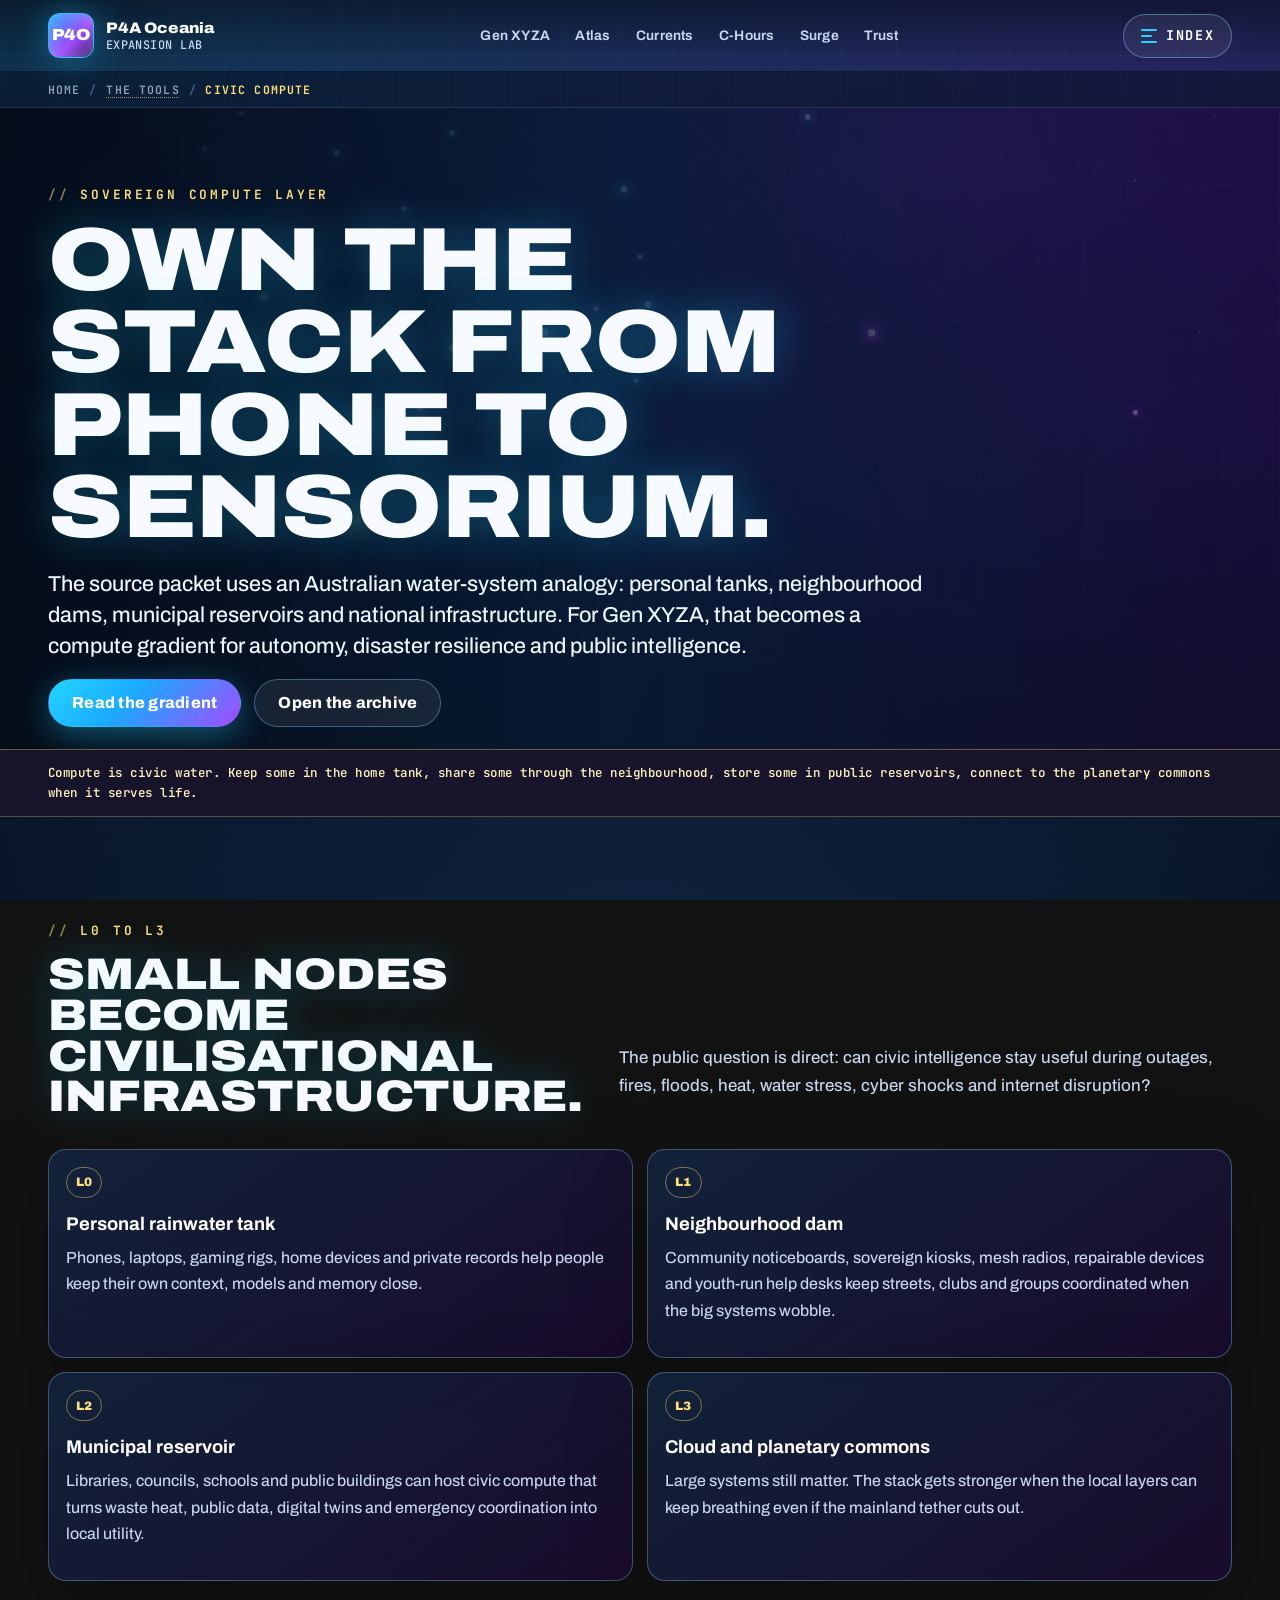
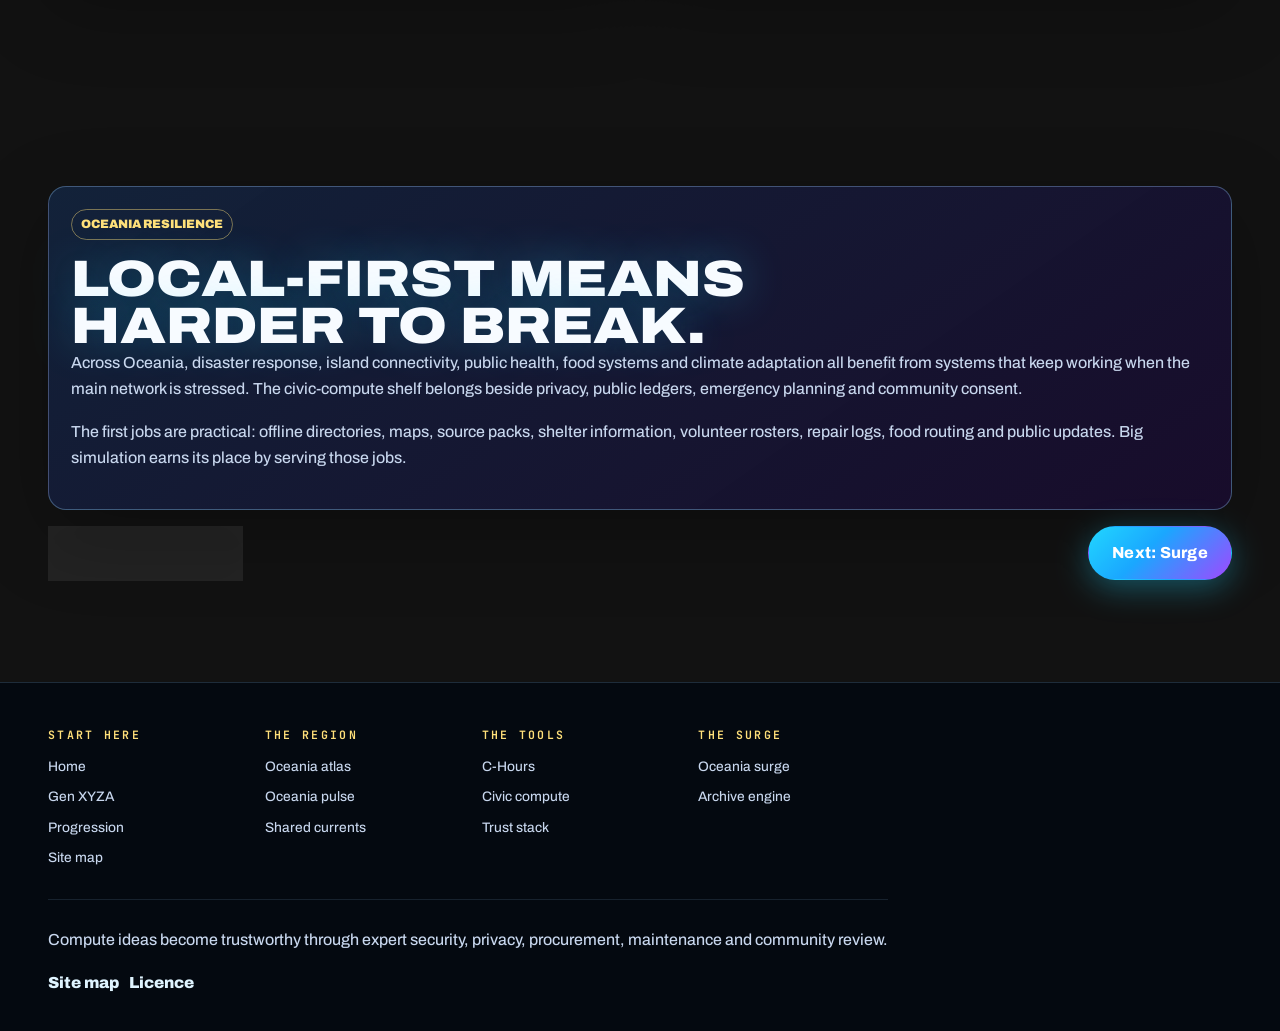
<file: pages/compute.html>
<!doctype html>
<html lang="en-AU">
<head>
  <meta charset="utf-8">
  <meta name="viewport" content="width=device-width, initial-scale=1">
  <title>Compute | P4A Oceania Expansion Lab</title>
  <meta name="description" content="A public explanation of decentralised civic compute as a water-system analogy for resilience, not a procurement claim.">
  <meta name="theme-color" content="#102A4A">
  <link rel="icon" type="image/svg+xml" href="../assets/favicon.svg">
  <link rel="stylesheet" href="../styles.css?v=20260707-atlasfix2">
</head>
<body>
  <a class="skip-link" href="#main">Skip to content</a>
  <header class="site-header">
  <a class="brand" href="../index.html" aria-label="P4A Oceania home"><span class="brand-mark">P4O</span><span class="brand-text"><strong>P4A Oceania</strong><span>Expansion Lab</span></span></a>
  <nav class="site-nav" data-nav aria-label="Primary">
    <a href="../pages/gen-xyza.html">Gen XYZA</a>
    <a href="../pages/oceania-map.html">Atlas</a>
    <a href="../pages/shared-currents.html">Currents</a>
    <a href="../pages/c-hours.html">C-Hours</a>
    <a href="../pages/surge.html">Surge</a>
    <a href="../pages/compliance.html">Trust</a>
  </nav>
  <button class="index-toggle" type="button" data-menu-toggle aria-expanded="false" aria-controls="site-index"><span class="index-toggle-lines" aria-hidden="true"><i></i><i></i><i></i></span><span class="index-toggle-label">Index</span></button>
</header>

  <main id="main">
    <section class="hero page-hero">
      <div class="hero-image"><img loading="eager" fetchpriority="high" decoding="async" src="../assets/ocean-ripple-hero.svg" alt="Abstract ocean artwork: ripples spreading from an unnamed island across a field of glowing island nodes"></div>
      <div class="hero-content reveal">
        <p class="eyebrow">Sovereign compute layer</p>
        <h1>Own the stack from phone to sensorium.</h1>
        <p class="hero-copy">The source packet uses an Australian water-system analogy: personal tanks, neighbourhood dams, municipal reservoirs and national infrastructure. For Gen XYZA, that becomes a compute gradient for autonomy, disaster resilience and public intelligence.</p>
        <div class="hero-actions"><a class="button button-primary" href="#gradient">Read the gradient</a><a class="button button-secondary" href="source-notes.html">Open the archive</a></div>
      </div>
    </section>

    <div class="notice-strip"><span>Compute is civic water. Keep some in the home tank, share some through the neighbourhood, store some in public reservoirs, connect to the planetary commons when it serves life.</span></div>

    <section class="section" id="gradient">
      <div class="section-heading reveal">
        <div><p class="eyebrow">L0 to L3</p><h2 class="long-word-heading">Small nodes become civilisational infrastructure.</h2></div>
        <p>The public question is direct: can civic intelligence stay useful during outages, fires, floods, heat, water stress, cyber shocks and internet disruption?</p>
      </div>
      <div class="phase-grid reveal">
        <article class="phase-card">
          <span>L0</span>
          <h3>Personal rainwater tank</h3>
          <p>Phones, laptops, gaming rigs, home devices and private records help people keep their own context, models and memory close.</p>
        </article>
        <article class="phase-card">
          <span>L1</span>
          <h3>Neighbourhood dam</h3>
          <p>Community noticeboards, sovereign kiosks, mesh radios, repairable devices and youth-run help desks keep streets, clubs and groups coordinated when the big systems wobble.</p>
        </article>
        <article class="phase-card">
          <span>L2</span>
          <h3>Municipal reservoir</h3>
          <p>Libraries, councils, schools and public buildings can host civic compute that turns waste heat, public data, digital twins and emergency coordination into local utility.</p>
        </article>
        <article class="phase-card">
          <span>L3</span>
          <h3>Cloud and planetary commons</h3>
          <p>Large systems still matter. The stack gets stronger when the local layers can keep breathing even if the mainland tether cuts out.</p>
        </article>
      </div>
    </section>

    <section class="section">
      <div class="source-panel reveal">
        <span>Oceania resilience</span>
        <h2>Local-first means harder to break.</h2>
        <p>Across Oceania, disaster response, island connectivity, public health, food systems and climate adaptation all benefit from systems that keep working when the main network is stressed. The civic-compute shelf belongs beside privacy, public ledgers, emergency planning and community consent.</p>
        <p>The first jobs are practical: offline directories, maps, source packs, shelter information, volunteer rosters, repair logs, food routing and public updates. Big simulation earns its place by serving those jobs.</p>
      </div>
      <nav class="next-trail" aria-label="Page navigation">
        <a class="button button-secondary" href="c-hours.html">Previous: C-Hours</a>
        <a class="button button-primary" href="surge.html">Next: Surge</a>
      </nav>
    </section>
  </main>

  <footer class="site-footer"><div><p>Compute ideas become trustworthy through expert security, privacy, procurement, maintenance and community review.</p><nav class="footer-links" aria-label="Footer links"><a href="site-map.html">Site map</a><a href="../LICENCE.md">Licence</a></nav></div></footer>
  <script src="../script.js?v=20260707-atlasfix2"></script>
<script src="../assets/site-nav.js?v=20260707-atlasfix2"></script>
</body>
</html>
</file>
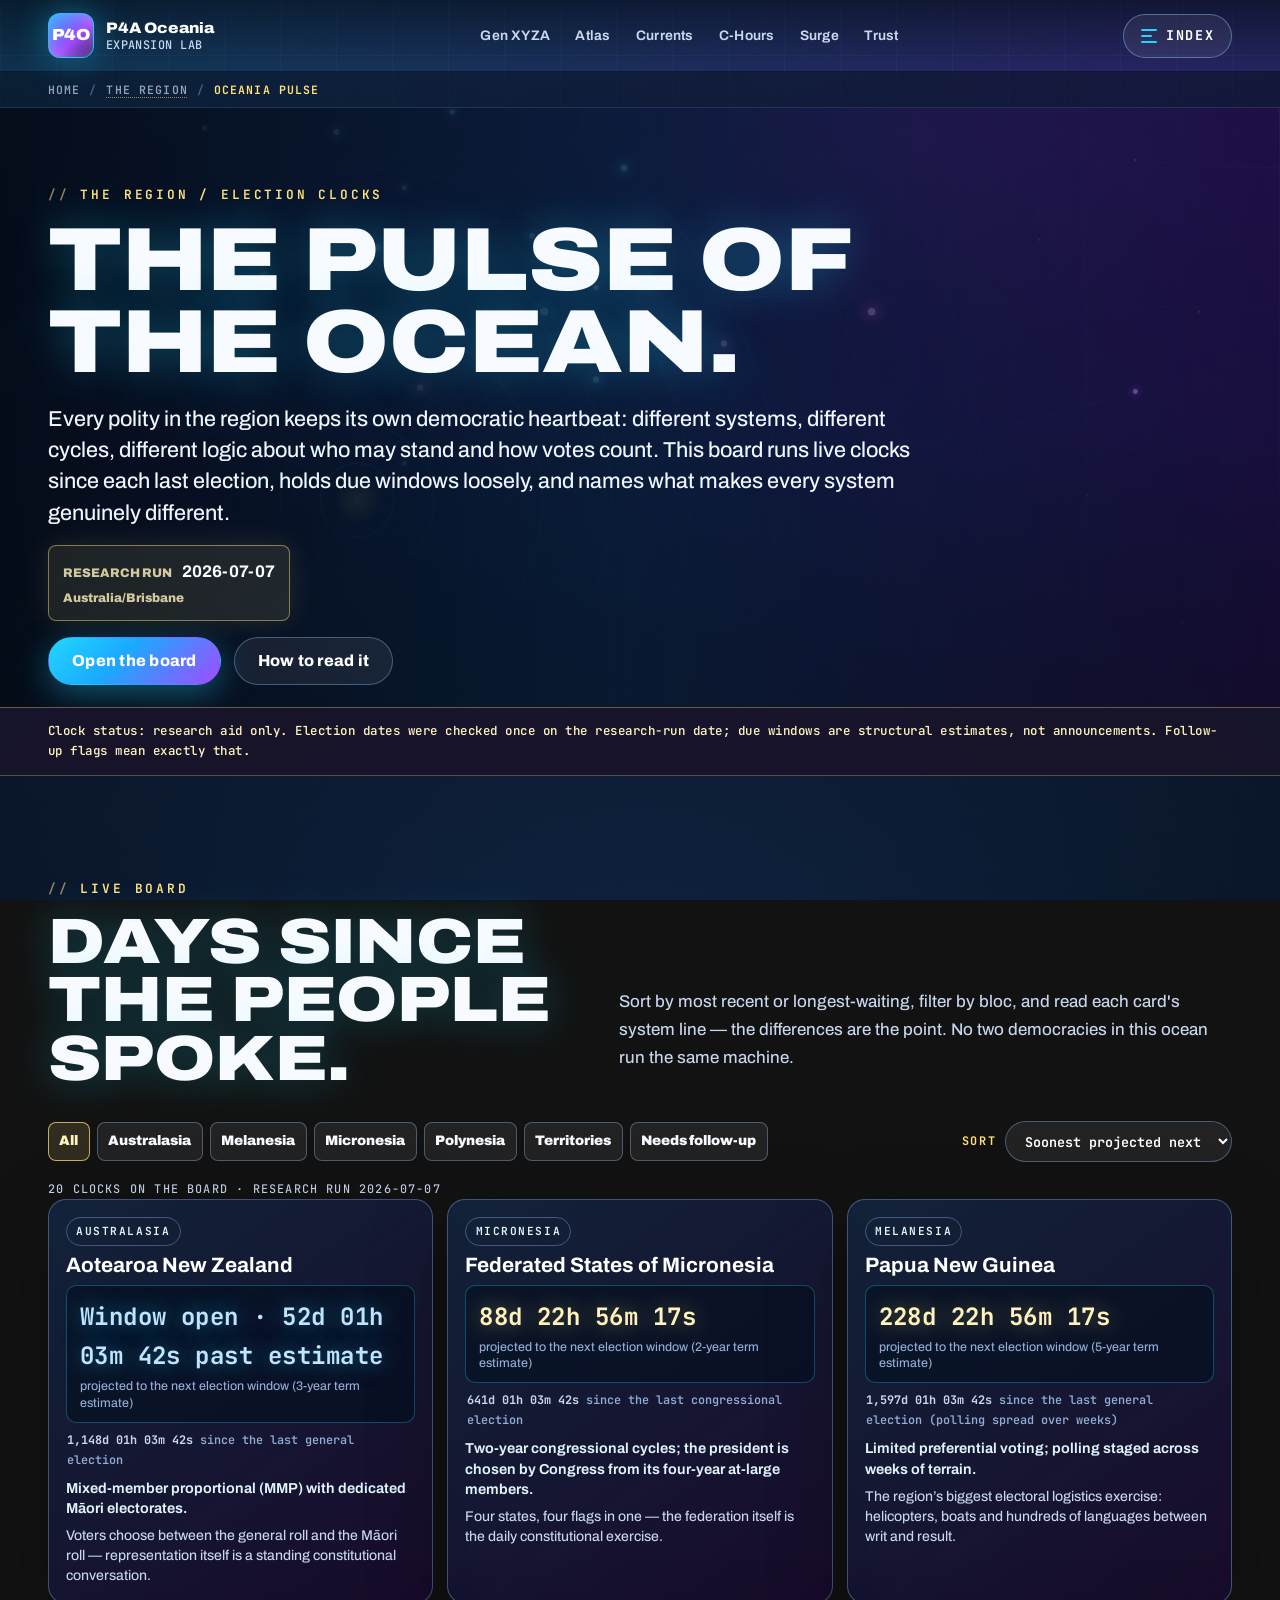
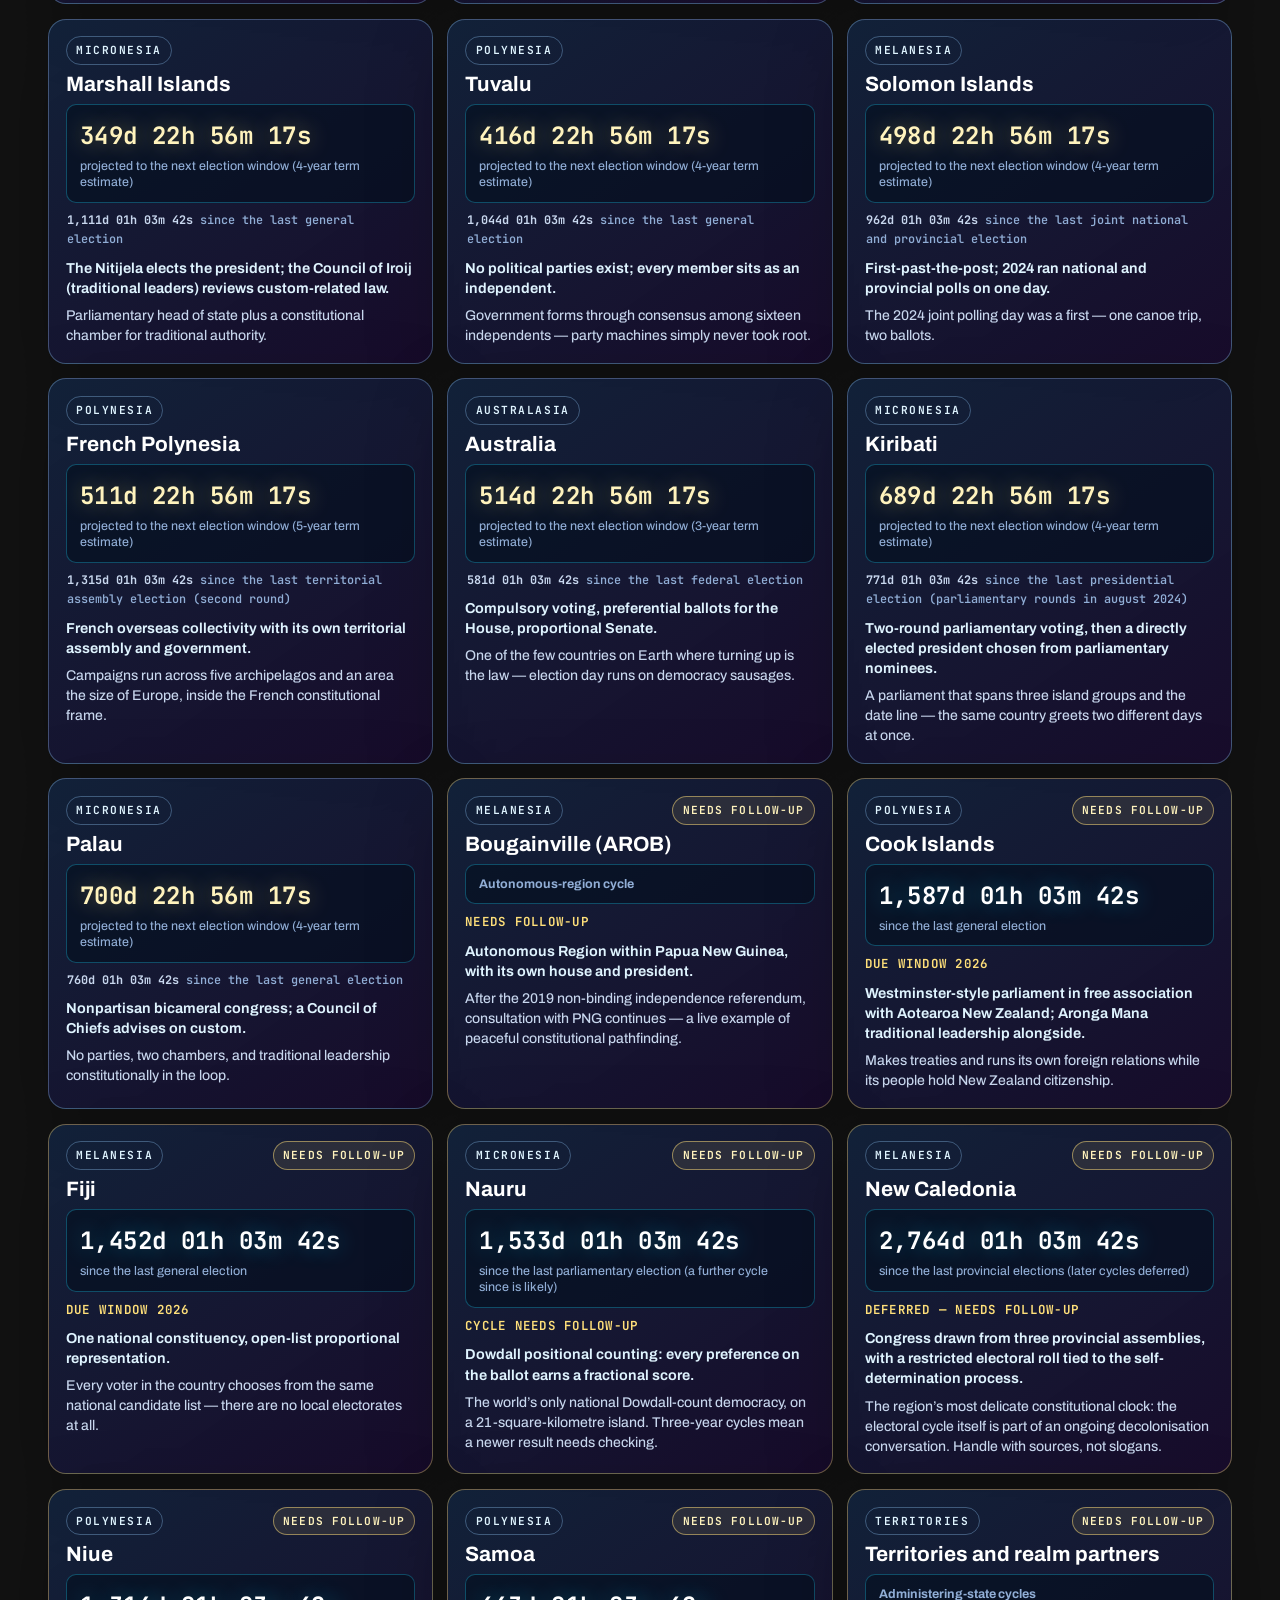
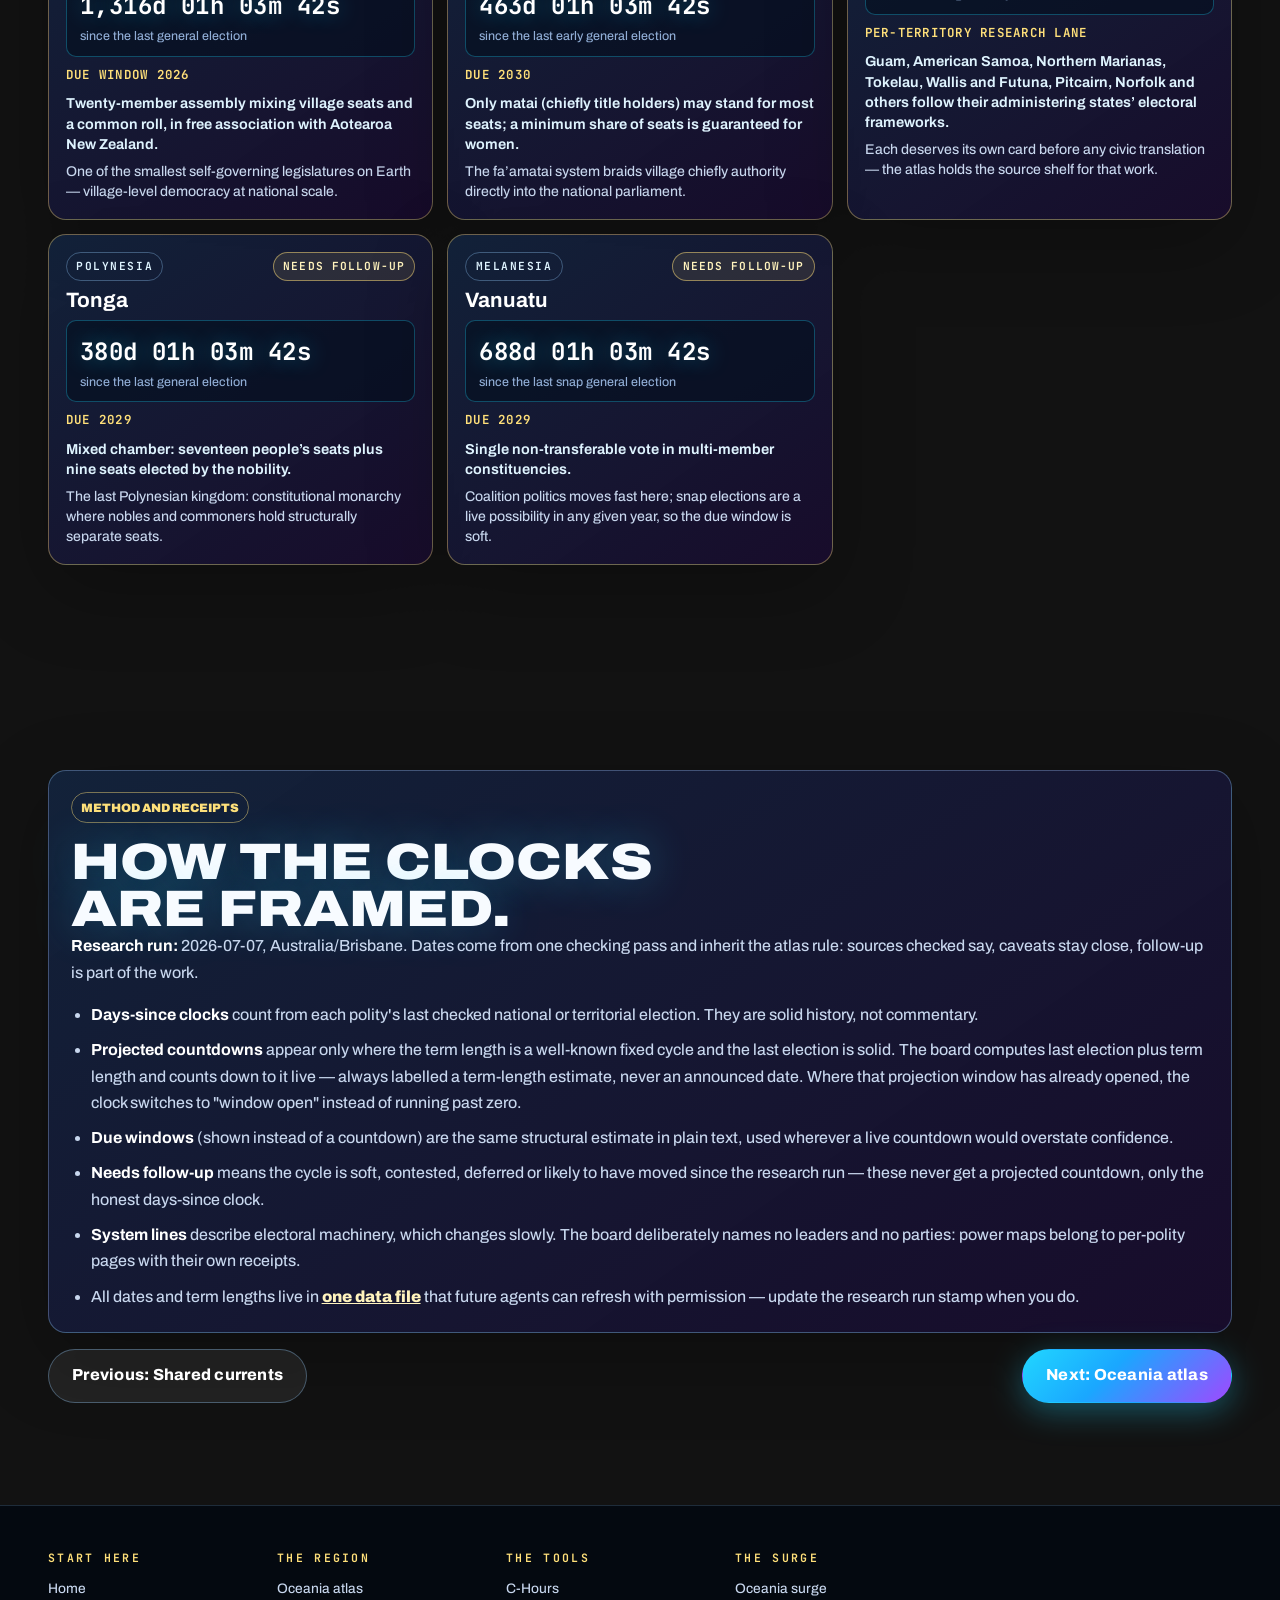
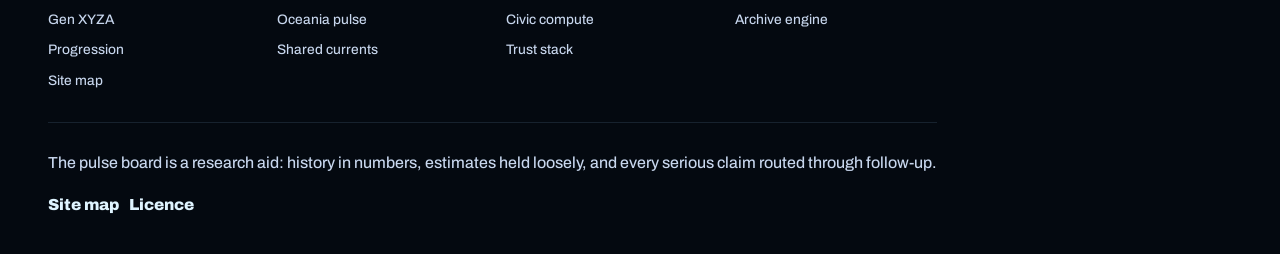
<file: pages/pulse.html>
<!doctype html>
<html lang="en-AU">
<head>
  <meta charset="utf-8">
  <meta name="viewport" content="width=device-width, initial-scale=1">
  <title>Oceania Pulse | P4A Oceania Expansion Lab</title>
  <meta name="description" content="Live election clocks for Oceania: days since each polity last voted, due windows with follow-up flags, and what makes every electoral system different — receipts kept close.">
  <meta name="theme-color" content="#102A4A">
  <link rel="icon" type="image/svg+xml" href="../assets/favicon.svg">
  <link rel="stylesheet" href="../styles.css?v=20260707-atlasfix2">
</head>
<body>
  <a class="skip-link" href="#main">Skip to content</a>
<header class="site-header">
  <a class="brand" href="../index.html" aria-label="P4A Oceania home"><span class="brand-mark">P4O</span><span class="brand-text"><strong>P4A Oceania</strong><span>Expansion Lab</span></span></a>
  <nav class="site-nav" data-nav aria-label="Primary">
    <a href="../pages/gen-xyza.html">Gen XYZA</a>
    <a href="../pages/oceania-map.html">Atlas</a>
    <a href="../pages/shared-currents.html">Currents</a>
    <a href="../pages/c-hours.html">C-Hours</a>
    <a href="../pages/surge.html">Surge</a>
    <a href="../pages/compliance.html">Trust</a>
  </nav>
  <button class="index-toggle" type="button" data-menu-toggle aria-expanded="false" aria-controls="site-index"><span class="index-toggle-lines" aria-hidden="true"><i></i><i></i><i></i></span><span class="index-toggle-label">Index</span></button>
</header>

  <main id="main">
    <section class="hero page-hero">
      <div class="hero-image"><img loading="eager" fetchpriority="high" decoding="async" src="../assets/ocean-ripple-hero.svg" alt="Abstract ocean artwork with ripples spreading across a field of island nodes"></div>
      <div class="hero-content reveal">
        <p class="eyebrow">The region / election clocks</p>
        <h1>The pulse of the ocean.</h1>
        <p class="hero-copy">Every polity in the region keeps its own democratic heartbeat: different systems, different cycles, different logic about who may stand and how votes count. This board runs live clocks since each last election, holds due windows loosely, and names what makes every system genuinely different.</p>
        <div class="research-badge"><span>Research run</span><strong>2026-07-07</strong><small>Australia/Brisbane</small></div>
        <div class="hero-actions"><a class="button button-primary" href="#board">Open the board</a><a class="button button-secondary" href="#method">How to read it</a></div>
      </div>
    </section>

    <div class="notice-strip"><span>Clock status: research aid only. Election dates were checked once on the research-run date; due windows are structural estimates, not announcements. Follow-up flags mean exactly that.</span></div>

    <section class="section" id="board">
      <div class="section-heading reveal">
        <div><p class="eyebrow">Live board</p><h2>Days since the people spoke.</h2></div>
        <p>Sort by most recent or longest-waiting, filter by bloc, and read each card's system line — the differences are the point. No two democracies in this ocean run the same machine.</p>
      </div>
      <div class="pulse-toolbar reveal">
        <div class="region-buttons" role="group" aria-label="Filter pulse cards">
          <button type="button" data-pulse-filter="all" class="is-active" aria-pressed="true">All</button>
          <button type="button" data-pulse-filter="australasia" aria-pressed="false">Australasia</button>
          <button type="button" data-pulse-filter="melanesia" aria-pressed="false">Melanesia</button>
          <button type="button" data-pulse-filter="micronesia" aria-pressed="false">Micronesia</button>
          <button type="button" data-pulse-filter="polynesia" aria-pressed="false">Polynesia</button>
          <button type="button" data-pulse-filter="territories" aria-pressed="false">Territories</button>
          <button type="button" data-pulse-filter="followup" aria-pressed="false">Needs follow-up</button>
        </div>
        <label class="pulse-sort-label">Sort
          <select data-pulse-sort>
            <option value="soonest">Soonest projected next</option>
            <option value="recent">Most recent first</option>
            <option value="longest">Longest since</option>
            <option value="name">A to Z</option>
          </select>
        </label>
      </div>
      <p class="index-count" data-pulse-count aria-live="polite"></p>
      <div class="pulse-grid reveal" data-pulse-board>
        <noscript><p>The live clocks need JavaScript. The underlying dates live in <a href="../assets/oceania-pulse-data.js">assets/oceania-pulse-data.js</a> — readable by humans and agents alike.</p></noscript>
      </div>
    </section>

    <section class="section" id="method">
      <div class="source-panel reveal">
        <span>Method and receipts</span>
        <h2>How the clocks are framed.</h2>
        <p><strong>Research run:</strong> 2026-07-07, Australia/Brisbane. Dates come from one checking pass and inherit the atlas rule: sources checked say, caveats stay close, follow-up is part of the work.</p>
        <ul>
          <li><strong>Days-since clocks</strong> count from each polity's last checked national or territorial election. They are solid history, not commentary.</li>
          <li><strong>Projected countdowns</strong> appear only where the term length is a well-known fixed cycle and the last election is solid. The board computes last election plus term length and counts down to it live — always labelled a term-length estimate, never an announced date. Where that projection window has already opened, the clock switches to "window open" instead of running past zero.</li>
          <li><strong>Due windows</strong> (shown instead of a countdown) are the same structural estimate in plain text, used wherever a live countdown would overstate confidence.</li>
          <li><strong>Needs follow-up</strong> means the cycle is soft, contested, deferred or likely to have moved since the research run — these never get a projected countdown, only the honest days-since clock.</li>
          <li><strong>System lines</strong> describe electoral machinery, which changes slowly. The board deliberately names no leaders and no parties: power maps belong to per-polity pages with their own receipts.</li>
          <li>All dates and term lengths live in <a href="../assets/oceania-pulse-data.js">one data file</a> that future agents can refresh with permission — update the research run stamp when you do.</li>
        </ul>
      </div>
      <nav class="next-trail" aria-label="Page navigation">
        <a class="button button-secondary" href="shared-currents.html">Previous: Shared currents</a>
        <a class="button button-primary" href="oceania-map.html">Next: Oceania atlas</a>
      </nav>
    </section>
  </main>

  <footer class="site-footer"><div><p>The pulse board is a research aid: history in numbers, estimates held loosely, and every serious claim routed through follow-up.</p><nav class="footer-links" aria-label="Footer links"><a href="site-map.html">Site map</a><a href="../LICENCE.md">Licence</a></nav></div></footer>
  <script src="../assets/oceania-pulse-data.js?v=20260707-pulse"></script>
  <script src="../script.js?v=20260707-atlasfix2"></script>
<script src="../assets/site-nav.js?v=20260707-atlasfix2"></script>
</body>
</html>
</file>
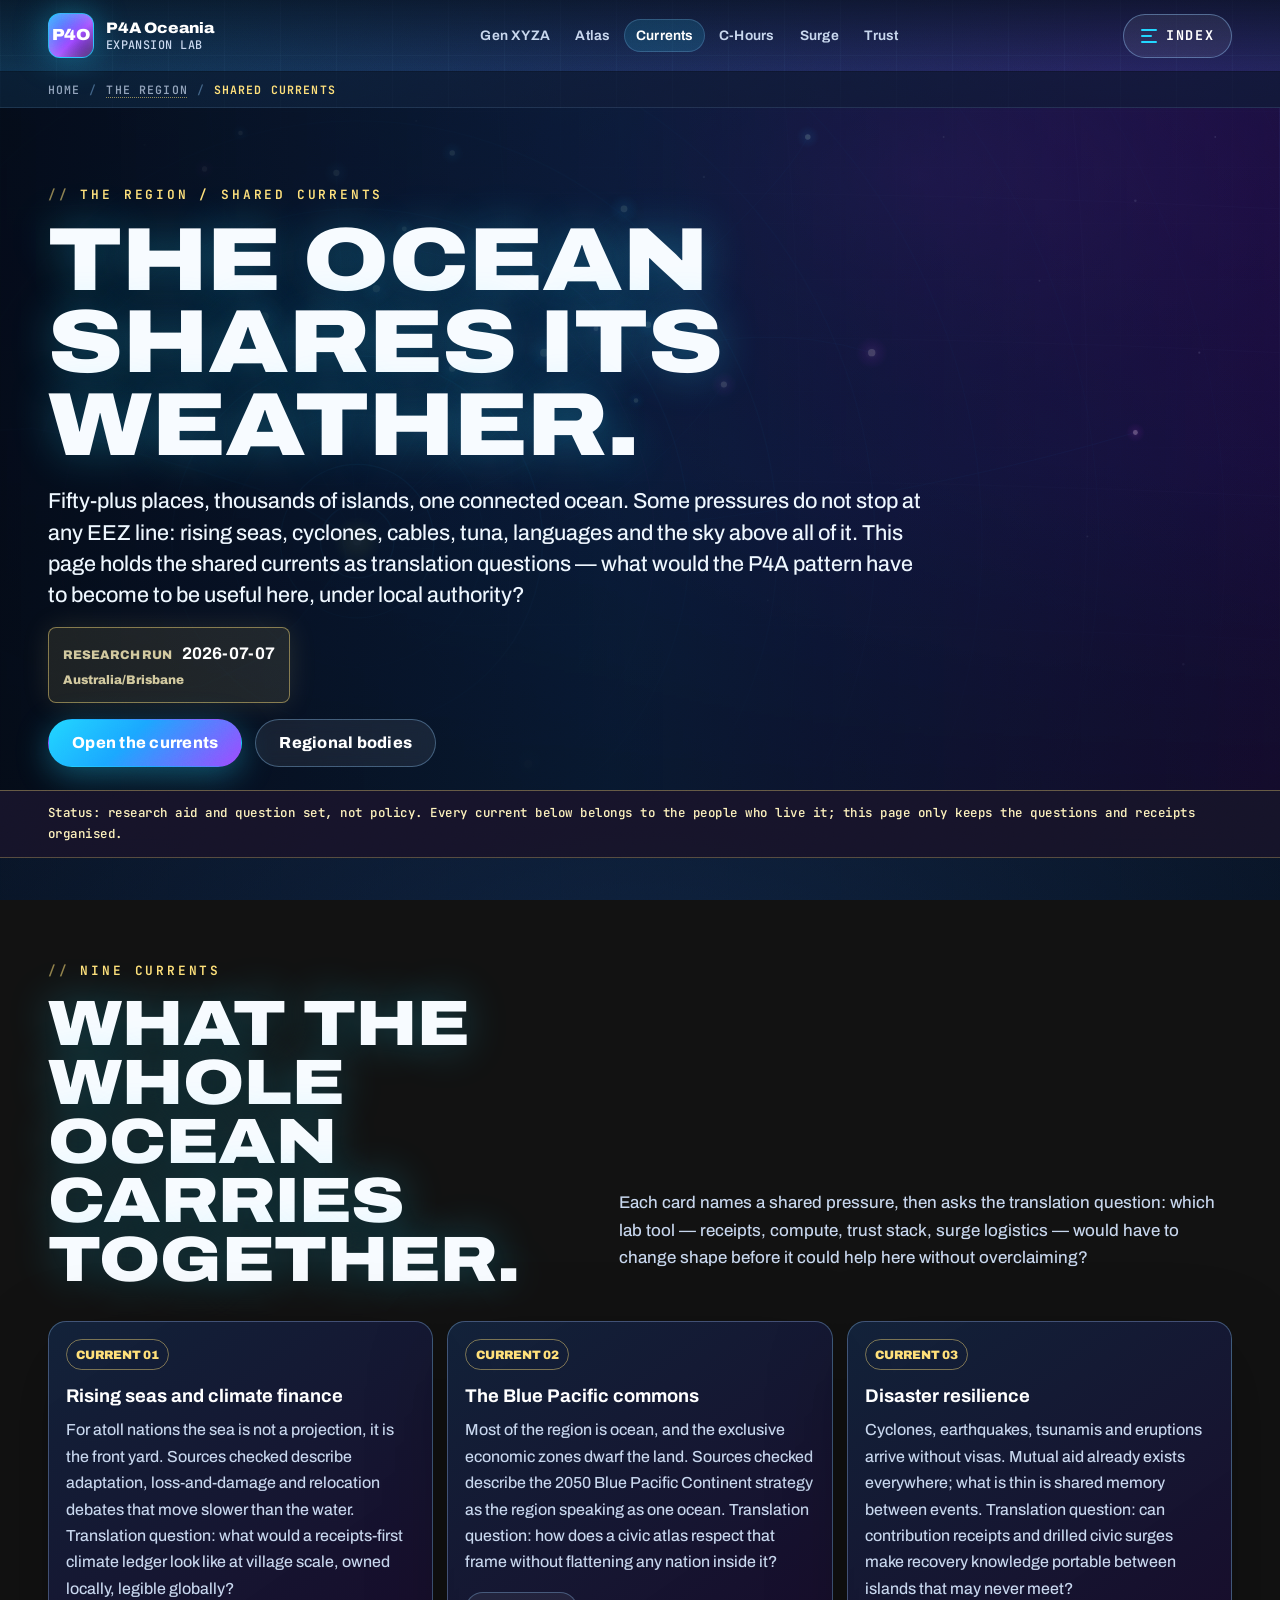
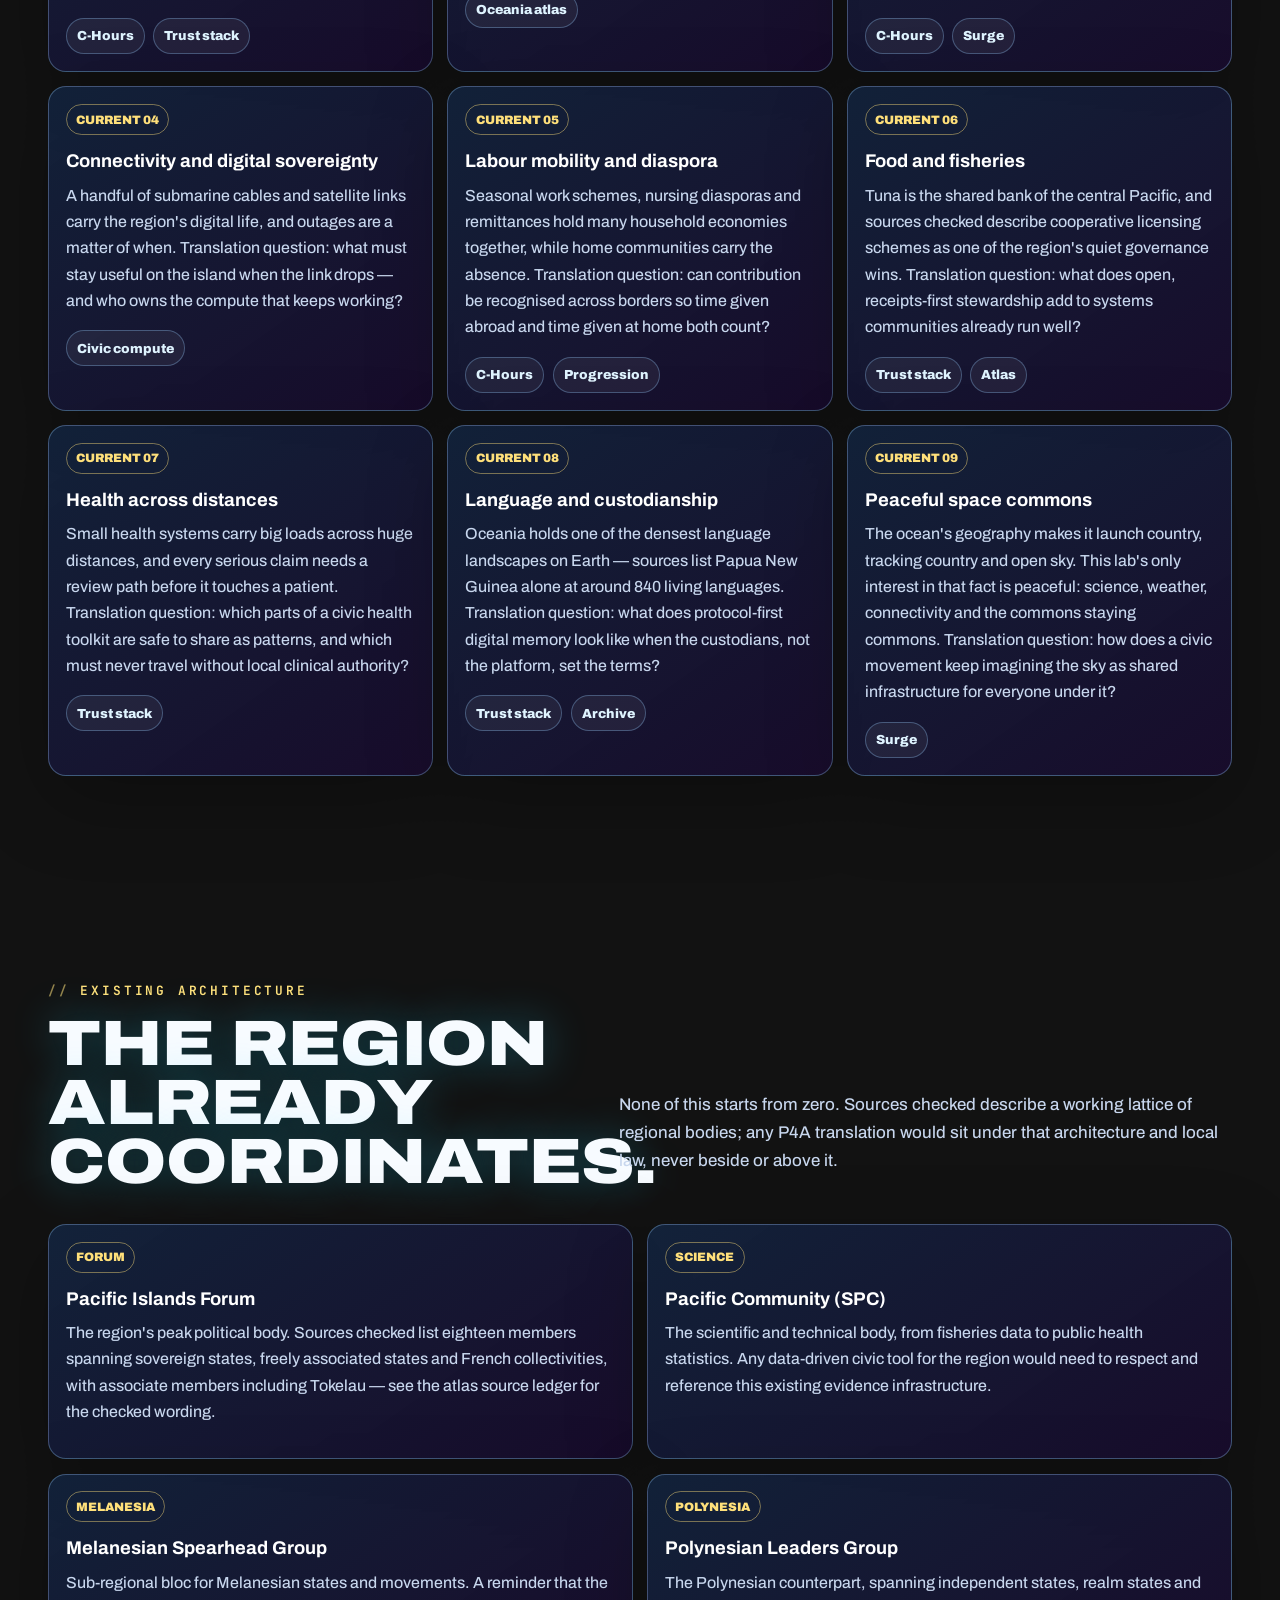
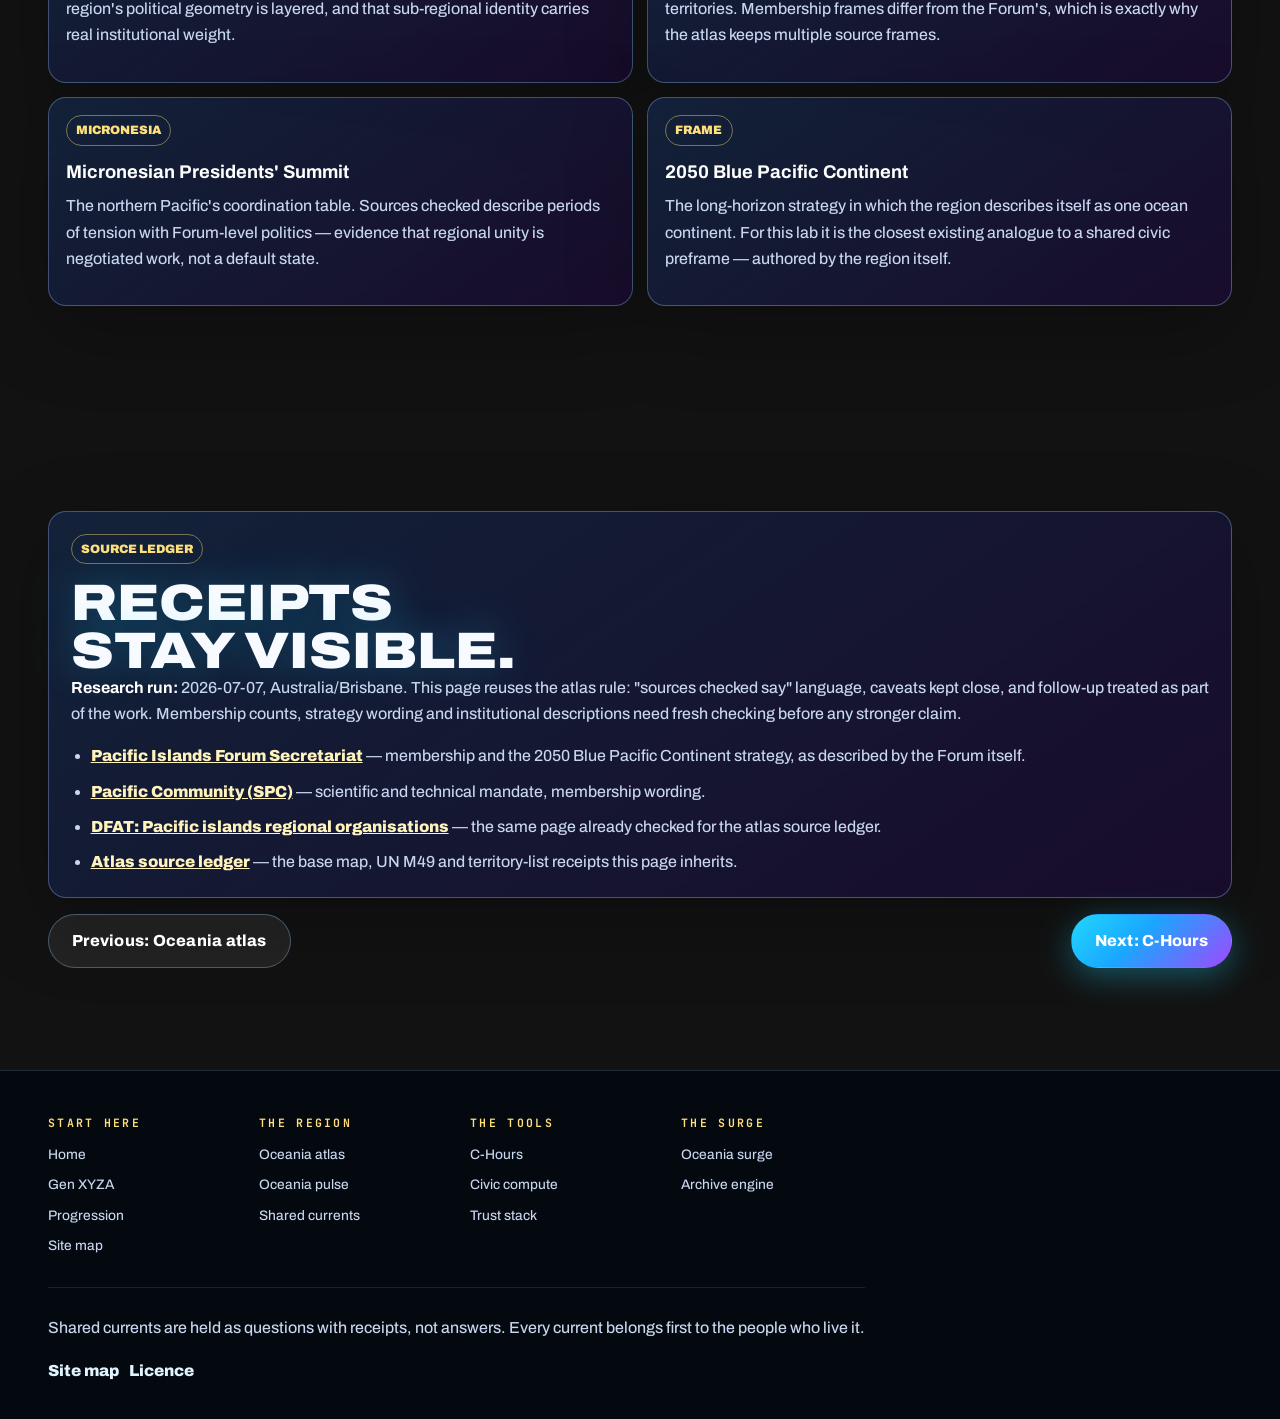
<file: pages/shared-currents.html>
<!doctype html>
<html lang="en-AU">
<head>
  <meta charset="utf-8">
  <meta name="viewport" content="width=device-width, initial-scale=1">
  <title>Shared Currents | P4A Oceania Expansion Lab</title>
  <meta name="description" content="The issues the whole ocean shares — rising seas, the Blue Pacific commons, disaster resilience, connectivity, labour mobility, fisheries, health, language custodianship and peaceful space — framed as translation questions with receipts.">
  <meta name="theme-color" content="#102A4A">
  <link rel="icon" type="image/svg+xml" href="../assets/favicon.svg">
  <link rel="stylesheet" href="../styles.css?v=20260707-atlasfix2">
</head>
<body>
  <a class="skip-link" href="#main">Skip to content</a>
<header class="site-header">
  <a class="brand" href="../index.html" aria-label="P4A Oceania home"><span class="brand-mark">P4O</span><span class="brand-text"><strong>P4A Oceania</strong><span>Expansion Lab</span></span></a>
  <nav class="site-nav" data-nav aria-label="Primary">
    <a href="../pages/gen-xyza.html">Gen XYZA</a>
    <a href="../pages/oceania-map.html">Atlas</a>
    <a href="../pages/shared-currents.html">Currents</a>
    <a href="../pages/c-hours.html">C-Hours</a>
    <a href="../pages/surge.html">Surge</a>
    <a href="../pages/compliance.html">Trust</a>
  </nav>
  <button class="index-toggle" type="button" data-menu-toggle aria-expanded="false" aria-controls="site-index"><span class="index-toggle-lines" aria-hidden="true"><i></i><i></i><i></i></span><span class="index-toggle-label">Index</span></button>
</header>

  <main id="main">
    <section class="hero page-hero">
      <div class="hero-image"><img loading="eager" fetchpriority="high" decoding="async" src="../assets/ocean-ripple-hero.svg" alt="Abstract ocean artwork: ripples spreading from an unnamed island across a field of glowing island nodes"></div>
      <div class="hero-content reveal">
        <p class="eyebrow">The region / shared currents</p>
        <h1>The ocean shares its weather.</h1>
        <p class="hero-copy">Fifty-plus places, thousands of islands, one connected ocean. Some pressures do not stop at any EEZ line: rising seas, cyclones, cables, tuna, languages and the sky above all of it. This page holds the shared currents as translation questions — what would the P4A pattern have to become to be useful here, under local authority?</p>
        <div class="research-badge"><span>Research run</span><strong>2026-07-07</strong><small>Australia/Brisbane</small></div>
        <div class="hero-actions"><a class="button button-primary" href="#currents">Open the currents</a><a class="button button-secondary" href="#bodies">Regional bodies</a></div>
      </div>
    </section>

    <div class="notice-strip"><span>Status: research aid and question set, not policy. Every current below belongs to the people who live it; this page only keeps the questions and receipts organised.</span></div>

    <section class="section" id="currents">
      <div class="section-heading reveal">
        <div><p class="eyebrow">Nine currents</p><h2>What the whole ocean carries together.</h2></div>
        <p>Each card names a shared pressure, then asks the translation question: which lab tool — receipts, compute, trust stack, surge logistics — would have to change shape before it could help here without overclaiming?</p>
      </div>
      <div class="feature-grid reveal">
        <article class="card">
          <span>Current 01</span>
          <h3>Rising seas and climate finance</h3>
          <p>For atoll nations the sea is not a projection, it is the front yard. Sources checked describe adaptation, loss-and-damage and relocation debates that move slower than the water. Translation question: what would a receipts-first climate ledger look like at village scale, owned locally, legible globally?</p>
          <div class="signal-row"><a href="c-hours.html">C-Hours</a><a href="compliance.html">Trust stack</a></div>
        </article>
        <article class="card">
          <span>Current 02</span>
          <h3>The Blue Pacific commons</h3>
          <p>Most of the region is ocean, and the exclusive economic zones dwarf the land. Sources checked describe the 2050 Blue Pacific Continent strategy as the region speaking as one ocean. Translation question: how does a civic atlas respect that frame without flattening any nation inside it?</p>
          <div class="signal-row"><a href="oceania-map.html">Oceania atlas</a></div>
        </article>
        <article class="card">
          <span>Current 03</span>
          <h3>Disaster resilience</h3>
          <p>Cyclones, earthquakes, tsunamis and eruptions arrive without visas. Mutual aid already exists everywhere; what is thin is shared memory between events. Translation question: can contribution receipts and drilled civic surges make recovery knowledge portable between islands that may never meet?</p>
          <div class="signal-row"><a href="c-hours.html">C-Hours</a><a href="surge.html">Surge</a></div>
        </article>
        <article class="card">
          <span>Current 04</span>
          <h3>Connectivity and digital sovereignty</h3>
          <p>A handful of submarine cables and satellite links carry the region's digital life, and outages are a matter of when. Translation question: what must stay useful on the island when the link drops — and who owns the compute that keeps working?</p>
          <div class="signal-row"><a href="compute.html">Civic compute</a></div>
        </article>
        <article class="card">
          <span>Current 05</span>
          <h3>Labour mobility and diaspora</h3>
          <p>Seasonal work schemes, nursing diasporas and remittances hold many household economies together, while home communities carry the absence. Translation question: can contribution be recognised across borders so time given abroad and time given at home both count?</p>
          <div class="signal-row"><a href="c-hours.html">C-Hours</a><a href="progression.html">Progression</a></div>
        </article>
        <article class="card">
          <span>Current 06</span>
          <h3>Food and fisheries</h3>
          <p>Tuna is the shared bank of the central Pacific, and sources checked describe cooperative licensing schemes as one of the region's quiet governance wins. Translation question: what does open, receipts-first stewardship add to systems communities already run well?</p>
          <div class="signal-row"><a href="compliance.html">Trust stack</a><a href="oceania-map.html">Atlas</a></div>
        </article>
        <article class="card">
          <span>Current 07</span>
          <h3>Health across distances</h3>
          <p>Small health systems carry big loads across huge distances, and every serious claim needs a review path before it touches a patient. Translation question: which parts of a civic health toolkit are safe to share as patterns, and which must never travel without local clinical authority?</p>
          <div class="signal-row"><a href="compliance.html">Trust stack</a></div>
        </article>
        <article class="card">
          <span>Current 08</span>
          <h3>Language and custodianship</h3>
          <p>Oceania holds one of the densest language landscapes on Earth — sources list Papua New Guinea alone at around 840 living languages. Translation question: what does protocol-first digital memory look like when the custodians, not the platform, set the terms?</p>
          <div class="signal-row"><a href="compliance.html">Trust stack</a><a href="source-notes.html">Archive</a></div>
        </article>
        <article class="card">
          <span>Current 09</span>
          <h3>Peaceful space commons</h3>
          <p>The ocean's geography makes it launch country, tracking country and open sky. This lab's only interest in that fact is peaceful: science, weather, connectivity and the commons staying commons. Translation question: how does a civic movement keep imagining the sky as shared infrastructure for everyone under it?</p>
          <div class="signal-row"><a href="surge.html">Surge</a></div>
        </article>
      </div>
    </section>

    <section class="section" id="bodies">
      <div class="section-heading reveal">
        <div><p class="eyebrow">Existing architecture</p><h2>The region already coordinates.</h2></div>
        <p>None of this starts from zero. Sources checked describe a working lattice of regional bodies; any P4A translation would sit under that architecture and local law, never beside or above it.</p>
      </div>
      <div class="region-grid reveal">
        <article class="region-card">
          <span>Forum</span>
          <h3>Pacific Islands Forum</h3>
          <p>The region's peak political body. Sources checked list eighteen members spanning sovereign states, freely associated states and French collectivities, with associate members including Tokelau — see the atlas source ledger for the checked wording.</p>
        </article>
        <article class="region-card">
          <span>Science</span>
          <h3>Pacific Community (SPC)</h3>
          <p>The scientific and technical body, from fisheries data to public health statistics. Any data-driven civic tool for the region would need to respect and reference this existing evidence infrastructure.</p>
        </article>
        <article class="region-card">
          <span>Melanesia</span>
          <h3>Melanesian Spearhead Group</h3>
          <p>Sub-regional bloc for Melanesian states and movements. A reminder that the region's political geometry is layered, and that sub-regional identity carries real institutional weight.</p>
        </article>
        <article class="region-card">
          <span>Polynesia</span>
          <h3>Polynesian Leaders Group</h3>
          <p>The Polynesian counterpart, spanning independent states, realm states and territories. Membership frames differ from the Forum's, which is exactly why the atlas keeps multiple source frames.</p>
        </article>
        <article class="region-card">
          <span>Micronesia</span>
          <h3>Micronesian Presidents' Summit</h3>
          <p>The northern Pacific's coordination table. Sources checked describe periods of tension with Forum-level politics — evidence that regional unity is negotiated work, not a default state.</p>
        </article>
        <article class="region-card">
          <span>Frame</span>
          <h3>2050 Blue Pacific Continent</h3>
          <p>The long-horizon strategy in which the region describes itself as one ocean continent. For this lab it is the closest existing analogue to a shared civic preframe — authored by the region itself.</p>
        </article>
      </div>
    </section>

    <section class="section" id="source-ledger">
      <div class="source-panel reveal">
        <span>Source ledger</span>
        <h2>Receipts stay visible.</h2>
        <p><strong>Research run:</strong> 2026-07-07, Australia/Brisbane. This page reuses the atlas rule: "sources checked say" language, caveats kept close, and follow-up treated as part of the work. Membership counts, strategy wording and institutional descriptions need fresh checking before any stronger claim.</p>
        <ul>
          <li><a href="https://forumsec.org/">Pacific Islands Forum Secretariat</a> — membership and the 2050 Blue Pacific Continent strategy, as described by the Forum itself.</li>
          <li><a href="https://www.spc.int/">Pacific Community (SPC)</a> — scientific and technical mandate, membership wording.</li>
          <li><a href="https://www.dfat.gov.au/international-relations/regional-architecture/pacific-islands/pacific-islands-regional-organisation">DFAT: Pacific islands regional organisations</a> — the same page already checked for the atlas source ledger.</li>
          <li><a href="oceania-map.html#source-ledger">Atlas source ledger</a> — the base map, UN M49 and territory-list receipts this page inherits.</li>
        </ul>
      </div>
      <nav class="next-trail" aria-label="Page navigation">
        <a class="button button-secondary" href="oceania-map.html">Previous: Oceania atlas</a>
        <a class="button button-primary" href="c-hours.html">Next: C-Hours</a>
      </nav>
    </section>
  </main>

  <footer class="site-footer"><div><p>Shared currents are held as questions with receipts, not answers. Every current belongs first to the people who live it.</p><nav class="footer-links" aria-label="Footer links"><a href="site-map.html">Site map</a><a href="../LICENCE.md">Licence</a></nav></div></footer>
  <script src="../script.js?v=20260707-atlasfix2"></script>
<script src="../assets/site-nav.js?v=20260707-atlasfix2"></script>
</body>
</html>
</file>
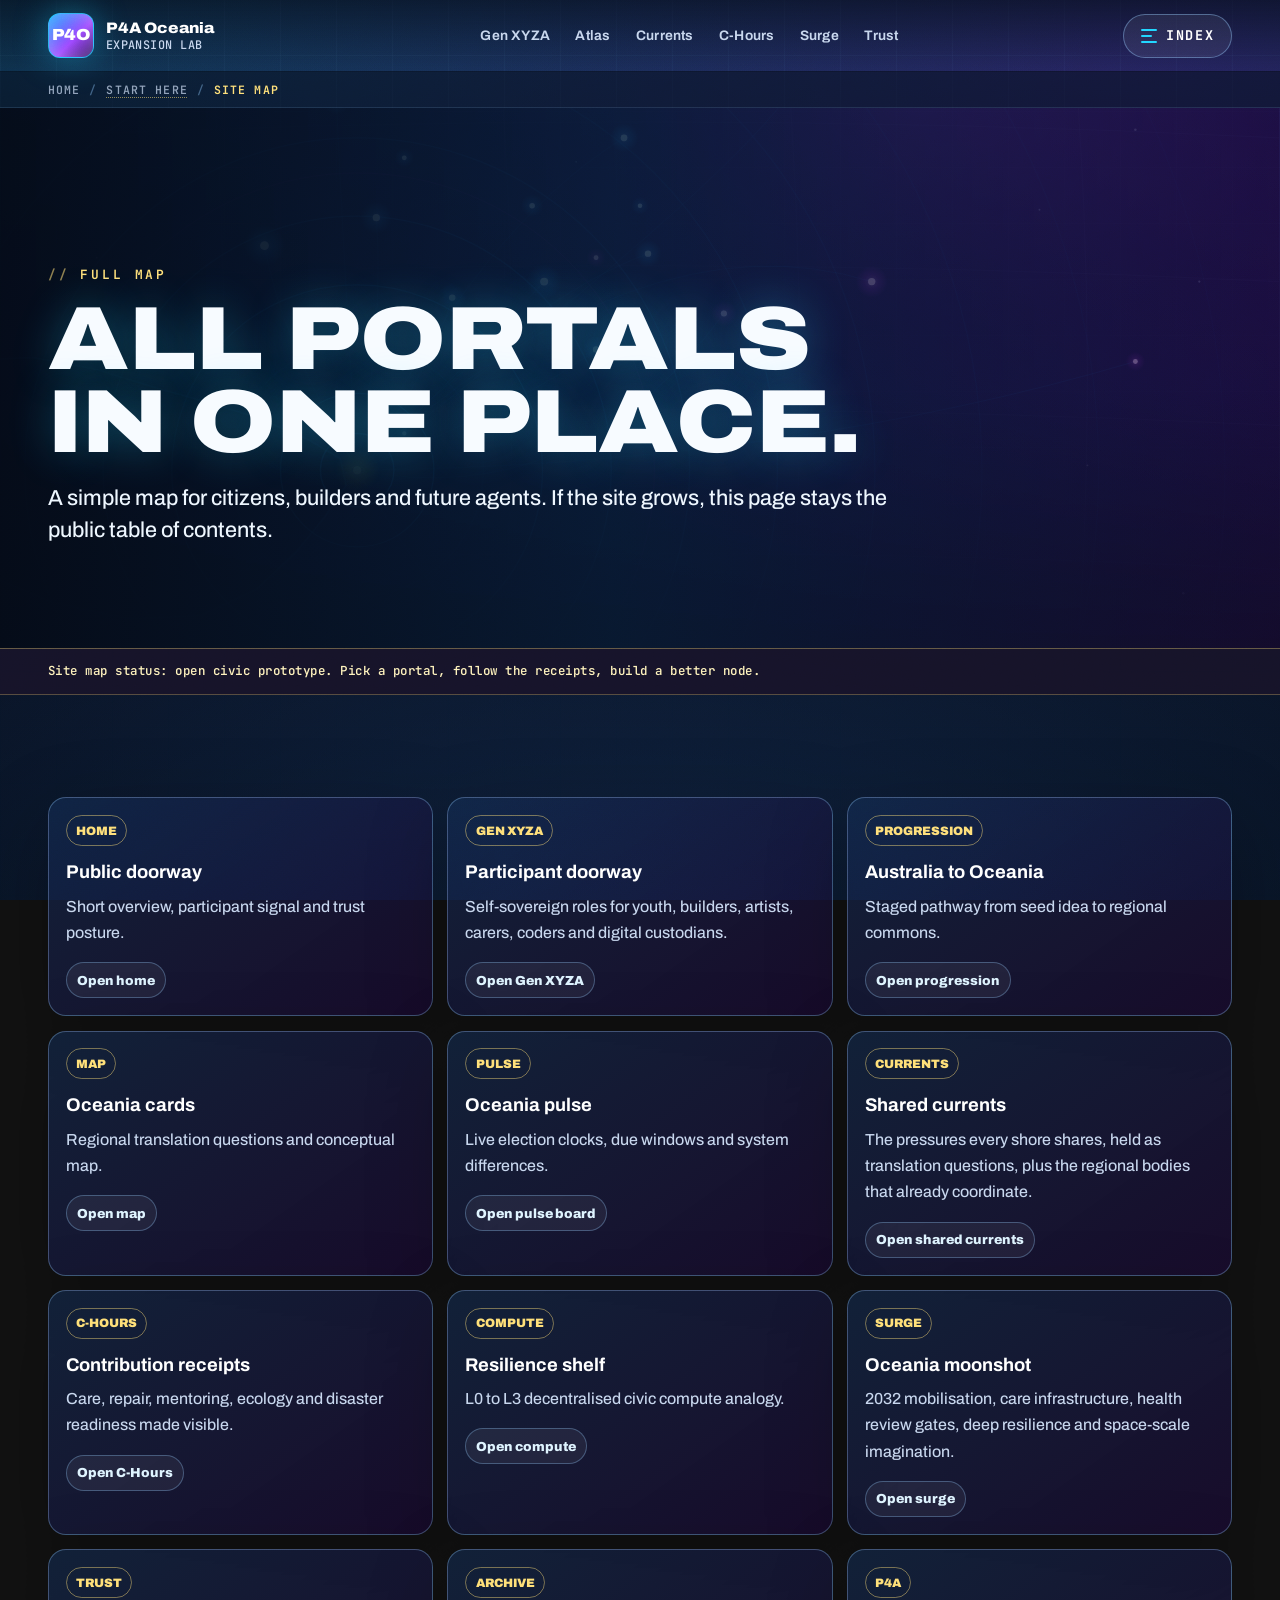
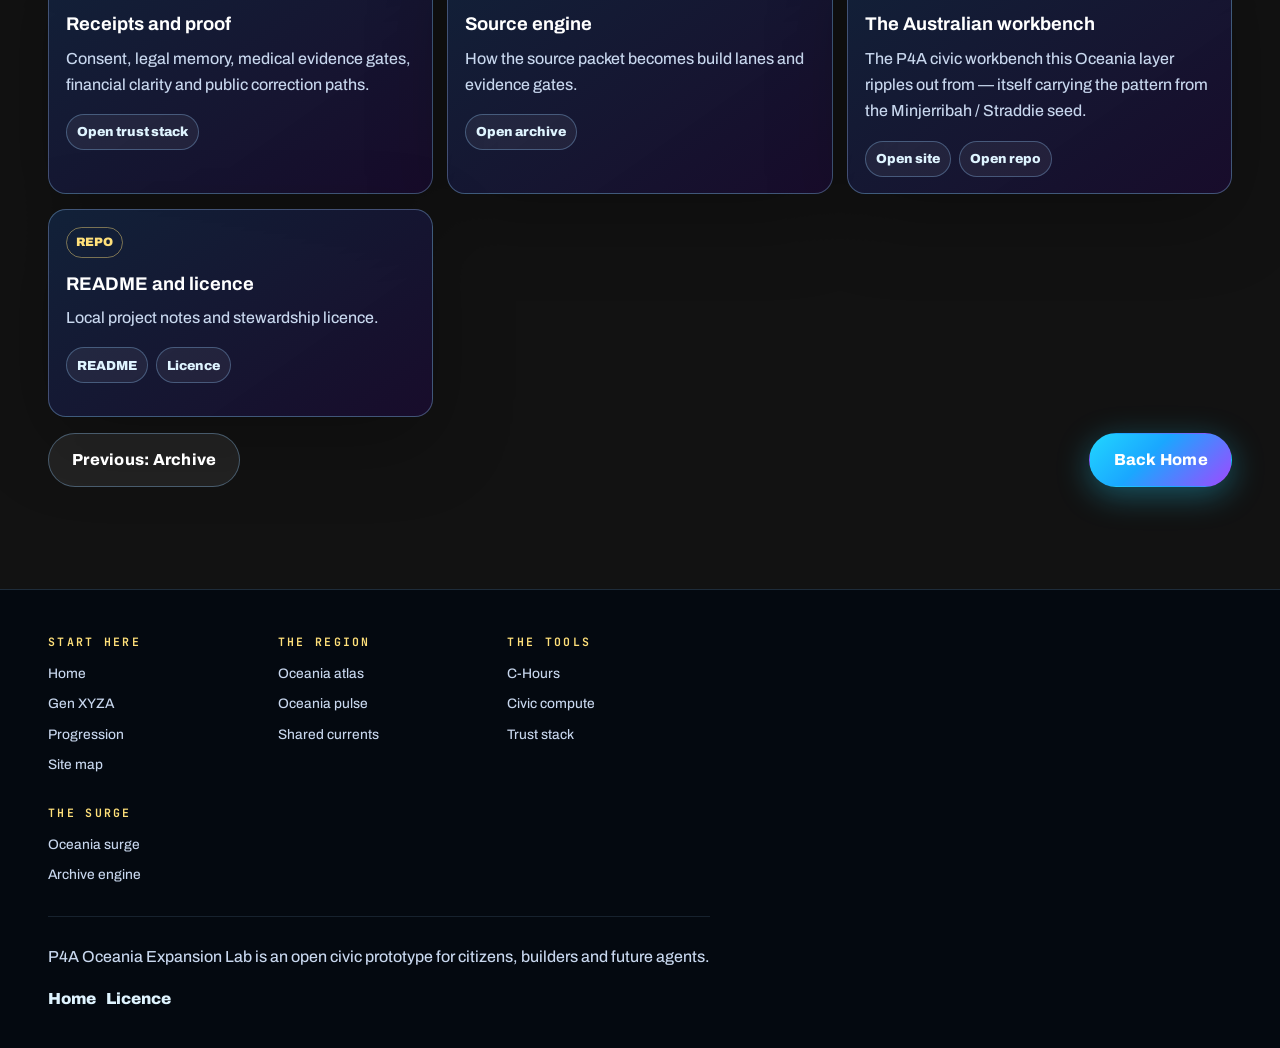
<file: pages/site-map.html>
<!doctype html>
<html lang="en-AU">
<head>
  <meta charset="utf-8">
  <meta name="viewport" content="width=device-width, initial-scale=1">
  <title>Site Map | P4A Oceania Expansion Lab</title>
  <meta name="description" content="Site map for the P4A Oceania Expansion Lab.">
  <meta name="theme-color" content="#102A4A">
  <link rel="icon" type="image/svg+xml" href="../assets/favicon.svg">
  <link rel="stylesheet" href="../styles.css?v=20260707-atlasfix2">
</head>
<body>
  <a class="skip-link" href="#main">Skip to content</a>
  <header class="site-header">
  <a class="brand" href="../index.html" aria-label="P4A Oceania home"><span class="brand-mark">P4O</span><span class="brand-text"><strong>P4A Oceania</strong><span>Expansion Lab</span></span></a>
  <nav class="site-nav" data-nav aria-label="Primary">
    <a href="../pages/gen-xyza.html">Gen XYZA</a>
    <a href="../pages/oceania-map.html">Atlas</a>
    <a href="../pages/shared-currents.html">Currents</a>
    <a href="../pages/c-hours.html">C-Hours</a>
    <a href="../pages/surge.html">Surge</a>
    <a href="../pages/compliance.html">Trust</a>
  </nav>
  <button class="index-toggle" type="button" data-menu-toggle aria-expanded="false" aria-controls="site-index"><span class="index-toggle-lines" aria-hidden="true"><i></i><i></i><i></i></span><span class="index-toggle-label">Index</span></button>
</header>

  <main id="main">
    <section class="hero page-hero">
      <div class="hero-image"><img loading="eager" fetchpriority="high" decoding="async" src="../assets/ocean-ripple-hero.svg" alt="Abstract ocean artwork: ripples spreading from an unnamed island across a field of glowing island nodes"></div>
      <div class="hero-content reveal">
        <p class="eyebrow">Full map</p>
        <h1>All portals in one place.</h1>
        <p class="hero-copy">A simple map for citizens, builders and future agents. If the site grows, this page stays the public table of contents.</p>
      </div>
    </section>

    <div class="notice-strip"><span>Site map status: open civic prototype. Pick a portal, follow the receipts, build a better node.</span></div>

    <section class="section">
      <div class="feature-grid reveal">
        <article class="card"><span>Home</span><h3>Public doorway</h3><p>Short overview, participant signal and trust posture.</p><div class="signal-row"><a href="../index.html">Open home</a></div></article>
        <article class="card"><span>Gen XYZA</span><h3>Participant doorway</h3><p>Self-sovereign roles for youth, builders, artists, carers, coders and digital custodians.</p><div class="signal-row"><a href="gen-xyza.html">Open Gen XYZA</a></div></article>
        <article class="card"><span>Progression</span><h3>Australia to Oceania</h3><p>Staged pathway from seed idea to regional commons.</p><div class="signal-row"><a href="progression.html">Open progression</a></div></article>
        <article class="card"><span>Map</span><h3>Oceania cards</h3><p>Regional translation questions and conceptual map.</p><div class="signal-row"><a href="oceania-map.html">Open map</a></div></article>
        <article class="card"><span>Pulse</span><h3>Oceania pulse</h3><p>Live election clocks, due windows and system differences.</p><div class="signal-row"><a href="pulse.html">Open pulse board</a></div></article>
        <article class="card"><span>Currents</span><h3>Shared currents</h3><p>The pressures every shore shares, held as translation questions, plus the regional bodies that already coordinate.</p><div class="signal-row"><a href="shared-currents.html">Open shared currents</a></div></article>
        <article class="card"><span>C-Hours</span><h3>Contribution receipts</h3><p>Care, repair, mentoring, ecology and disaster readiness made visible.</p><div class="signal-row"><a href="c-hours.html">Open C-Hours</a></div></article>
        <article class="card"><span>Compute</span><h3>Resilience shelf</h3><p>L0 to L3 decentralised civic compute analogy.</p><div class="signal-row"><a href="compute.html">Open compute</a></div></article>
        <article class="card"><span>Surge</span><h3>Oceania moonshot</h3><p>2032 mobilisation, care infrastructure, health review gates, deep resilience and space-scale imagination.</p><div class="signal-row"><a href="surge.html">Open surge</a></div></article>
        <article class="card"><span>Trust</span><h3>Receipts and proof</h3><p>Consent, legal memory, medical evidence gates, financial clarity and public correction paths.</p><div class="signal-row"><a href="compliance.html">Open trust stack</a></div></article>
        <article class="card"><span>Archive</span><h3>Source engine</h3><p>How the source packet becomes build lanes and evidence gates.</p><div class="signal-row"><a href="source-notes.html">Open archive</a></div></article>
        <article class="card"><span>P4A</span><h3>The Australian workbench</h3><p>The P4A civic workbench this Oceania layer ripples out from — itself carrying the pattern from the Minjerribah / Straddie seed.</p><div class="signal-row"><a href="https://auraofintelligence.github.io/p4a-xyz-cinema/" target="_blank" rel="noopener">Open site</a><a href="https://github.com/auraofintelligence/p4a-xyz-cinema" target="_blank" rel="noopener">Open repo</a></div></article>
        <article class="card"><span>Repo</span><h3>README and licence</h3><p>Local project notes and stewardship licence.</p><div class="signal-row"><a href="../README.md">README</a><a href="../LICENCE.md">Licence</a></div></article>
      </div>
      <nav class="next-trail" aria-label="Page navigation">
        <a class="button button-secondary" href="source-notes.html">Previous: Archive</a>
        <a class="button button-primary" href="../index.html">Back Home</a>
      </nav>
    </section>
  </main>

  <footer class="site-footer"><div><p>P4A Oceania Expansion Lab is an open civic prototype for citizens, builders and future agents.</p><nav class="footer-links" aria-label="Footer links"><a href="../index.html">Home</a><a href="../LICENCE.md">Licence</a></nav></div></footer>
  <script src="../script.js?v=20260707-atlasfix2"></script>
<script src="../assets/site-nav.js?v=20260707-atlasfix2"></script>
</body>
</html>
</file>
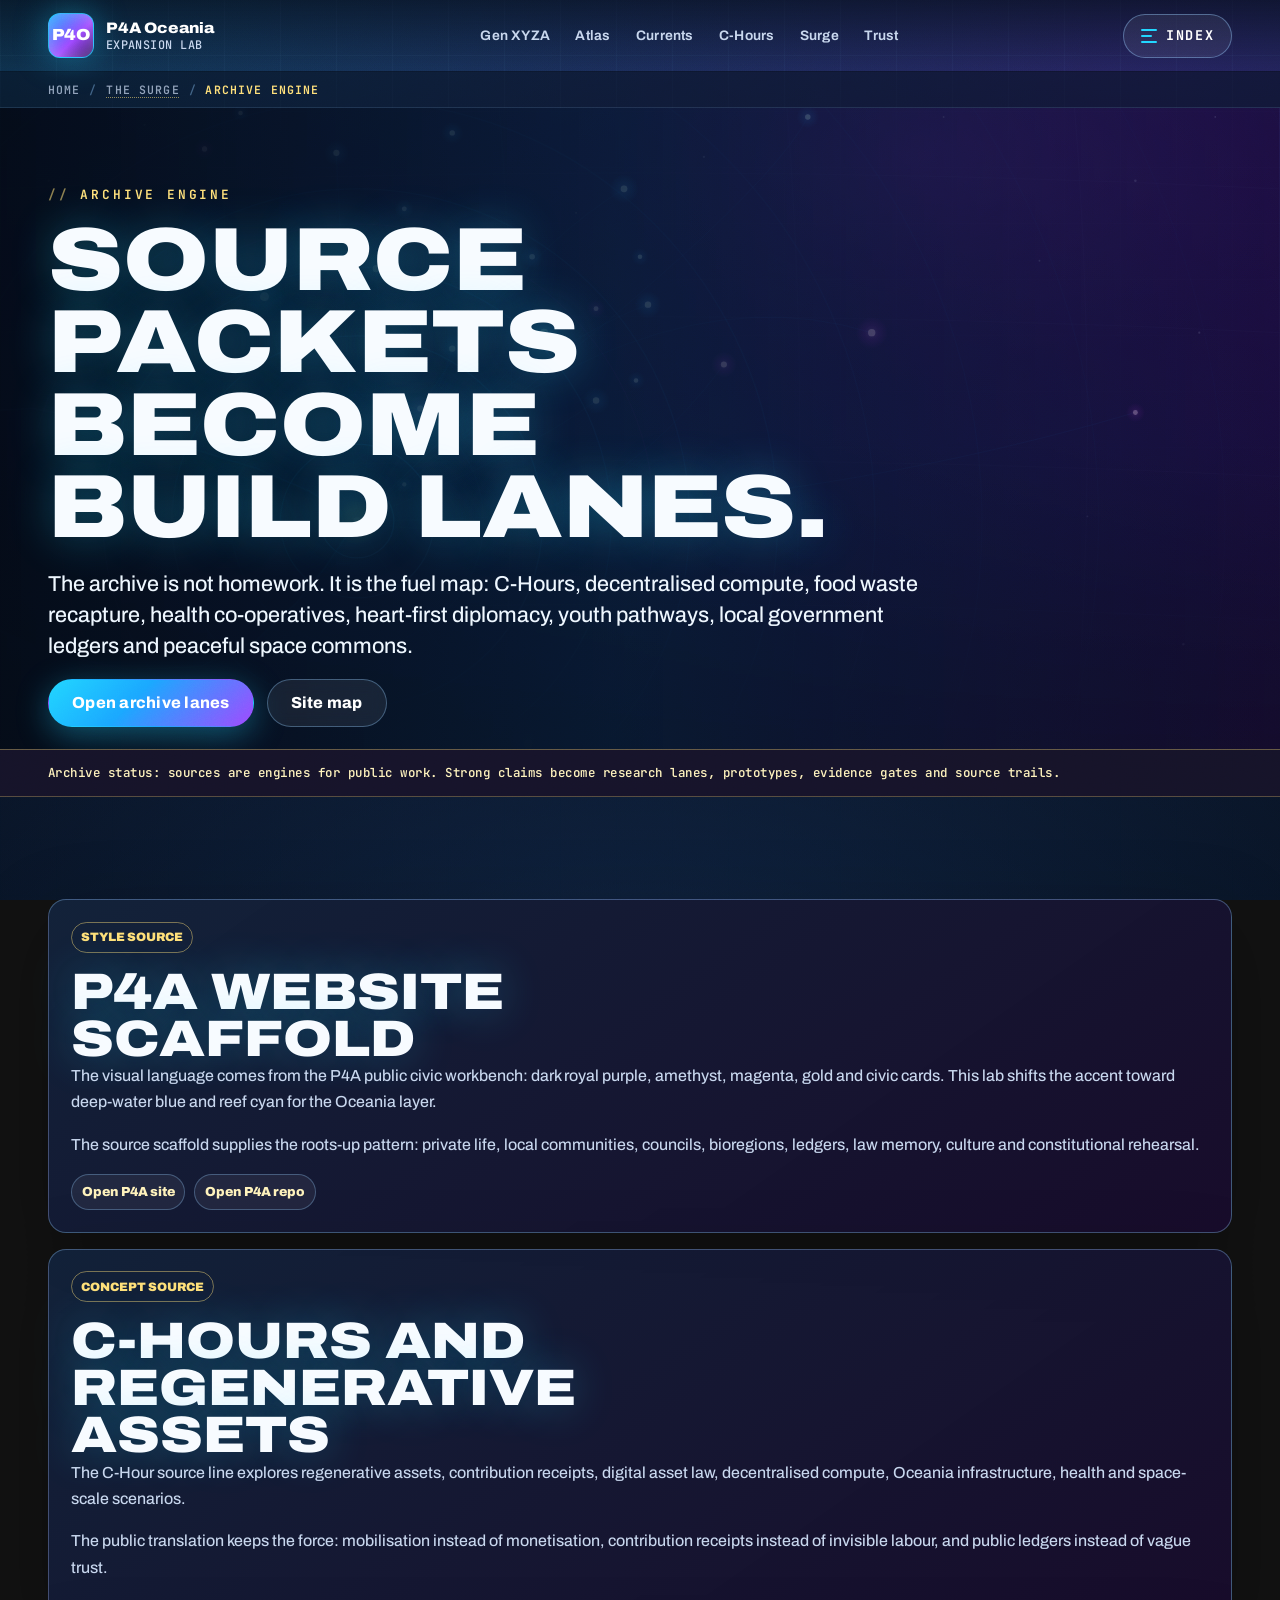
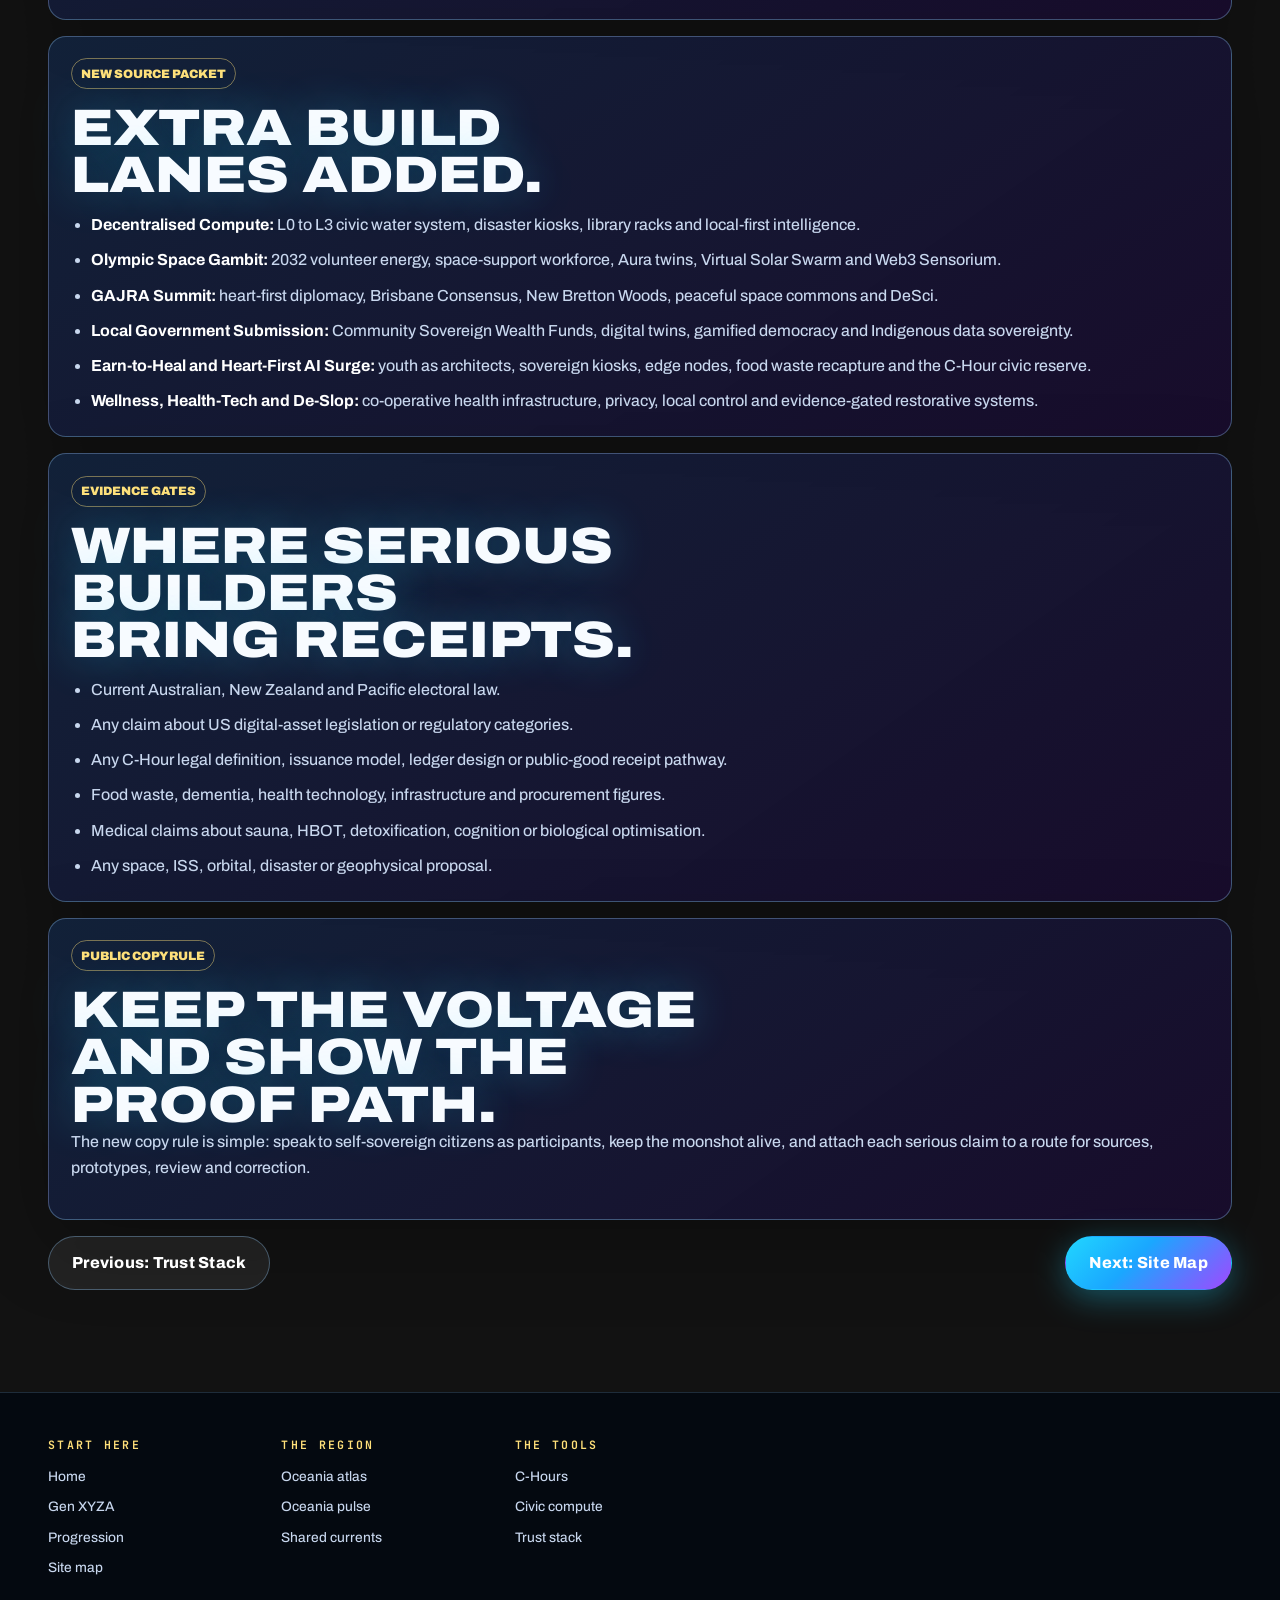
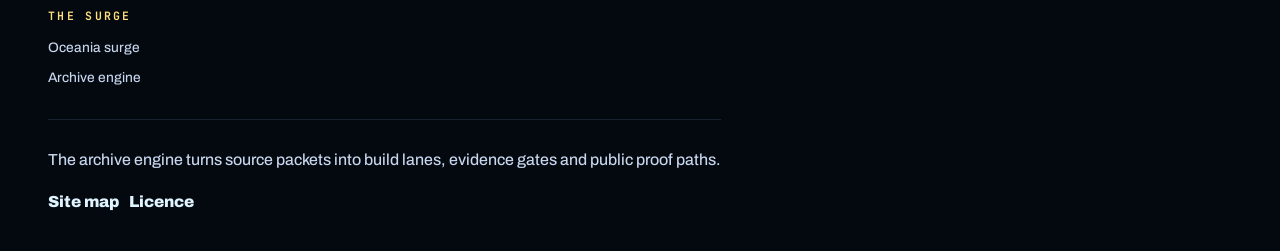
<file: pages/source-notes.html>
<!doctype html>
<html lang="en-AU">
<head>
  <meta charset="utf-8">
  <meta name="viewport" content="width=device-width, initial-scale=1">
  <title>Archive Engine | P4A Oceania Expansion Lab</title>
  <meta name="description" content="Source archive and research lanes for the P4A Oceania Expansion Lab.">
  <meta name="theme-color" content="#102A4A">
  <link rel="icon" type="image/svg+xml" href="../assets/favicon.svg">
  <link rel="stylesheet" href="../styles.css?v=20260707-atlasfix2">
</head>
<body>
  <a class="skip-link" href="#main">Skip to content</a>
  <header class="site-header">
  <a class="brand" href="../index.html" aria-label="P4A Oceania home"><span class="brand-mark">P4O</span><span class="brand-text"><strong>P4A Oceania</strong><span>Expansion Lab</span></span></a>
  <nav class="site-nav" data-nav aria-label="Primary">
    <a href="../pages/gen-xyza.html">Gen XYZA</a>
    <a href="../pages/oceania-map.html">Atlas</a>
    <a href="../pages/shared-currents.html">Currents</a>
    <a href="../pages/c-hours.html">C-Hours</a>
    <a href="../pages/surge.html">Surge</a>
    <a href="../pages/compliance.html">Trust</a>
  </nav>
  <button class="index-toggle" type="button" data-menu-toggle aria-expanded="false" aria-controls="site-index"><span class="index-toggle-lines" aria-hidden="true"><i></i><i></i><i></i></span><span class="index-toggle-label">Index</span></button>
</header>

  <main id="main">
    <section class="hero page-hero">
      <div class="hero-image"><img loading="eager" fetchpriority="high" decoding="async" src="../assets/ocean-ripple-hero.svg" alt="Abstract ocean artwork: ripples spreading from an unnamed island across a field of glowing island nodes"></div>
      <div class="hero-content reveal">
        <p class="eyebrow">Archive engine</p>
        <h1>Source packets become build lanes.</h1>
        <p class="hero-copy">The archive is not homework. It is the fuel map: C-Hours, decentralised compute, food waste recapture, health co-operatives, heart-first diplomacy, youth pathways, local government ledgers and peaceful space commons.</p>
        <div class="hero-actions"><a class="button button-primary" href="#sources">Open archive lanes</a><a class="button button-secondary" href="site-map.html">Site map</a></div>
      </div>
    </section>

    <div class="notice-strip"><span>Archive status: sources are engines for public work. Strong claims become research lanes, prototypes, evidence gates and source trails.</span></div>

    <section class="section" id="sources">
      <div class="page-shell">
        <article class="source-panel reveal">
          <span>Style source</span>
          <h2>P4A website scaffold</h2>
          <p>The visual language comes from the P4A public civic workbench: dark royal purple, amethyst, magenta, gold and civic cards. This lab shifts the accent toward deep-water blue and reef cyan for the Oceania layer.</p>
          <p>The source scaffold supplies the roots-up pattern: private life, local communities, councils, bioregions, ledgers, law memory, culture and constitutional rehearsal.</p>
          <div class="signal-row"><a href="https://auraofintelligence.github.io/p4a-xyz-cinema/" target="_blank" rel="noopener">Open P4A site</a><a href="https://github.com/auraofintelligence/p4a-xyz-cinema" target="_blank" rel="noopener">Open P4A repo</a></div>
        </article>
        <article class="source-panel reveal">
          <span>Concept source</span>
          <h2>C-Hours and regenerative assets</h2>
          <p>The C-Hour source line explores regenerative assets, contribution receipts, digital asset law, decentralised compute, Oceania infrastructure, health and space-scale scenarios.</p>
          <p>The public translation keeps the force: mobilisation instead of monetisation, contribution receipts instead of invisible labour, and public ledgers instead of vague trust.</p>
        </article>
        <article class="source-panel reveal">
          <span>New source packet</span>
          <h2>Extra build lanes added.</h2>
          <ul>
            <li><strong>Decentralised Compute:</strong> L0 to L3 civic water system, disaster kiosks, library racks and local-first intelligence.</li>
            <li><strong>Olympic Space Gambit:</strong> 2032 volunteer energy, space-support workforce, Aura twins, Virtual Solar Swarm and Web3 Sensorium.</li>
            <li><strong>GAJRA Summit:</strong> heart-first diplomacy, Brisbane Consensus, New Bretton Woods, peaceful space commons and DeSci.</li>
            <li><strong>Local Government Submission:</strong> Community Sovereign Wealth Funds, digital twins, gamified democracy and Indigenous data sovereignty.</li>
            <li><strong>Earn-to-Heal and Heart-First AI Surge:</strong> youth as architects, sovereign kiosks, edge nodes, food waste recapture and the C-Hour civic reserve.</li>
            <li><strong>Wellness, Health-Tech and De-Slop:</strong> co-operative health infrastructure, privacy, local control and evidence-gated restorative systems.</li>
          </ul>
        </article>
        <article class="source-panel reveal">
          <span>Evidence gates</span>
          <h2>Where serious builders bring receipts.</h2>
          <ul>
            <li>Current Australian, New Zealand and Pacific electoral law.</li>
            <li>Any claim about US digital-asset legislation or regulatory categories.</li>
            <li>Any C-Hour legal definition, issuance model, ledger design or public-good receipt pathway.</li>
            <li>Food waste, dementia, health technology, infrastructure and procurement figures.</li>
            <li>Medical claims about sauna, HBOT, detoxification, cognition or biological optimisation.</li>
            <li>Any space, ISS, orbital, disaster or geophysical proposal.</li>
          </ul>
        </article>
        <article class="source-panel reveal">
          <span>Public copy rule</span>
          <h2>Keep the voltage and show the proof path.</h2>
          <p>The new copy rule is simple: speak to self-sovereign citizens as participants, keep the moonshot alive, and attach each serious claim to a route for sources, prototypes, review and correction.</p>
        </article>
      </div>
      <nav class="next-trail" aria-label="Page navigation">
        <a class="button button-secondary" href="compliance.html">Previous: Trust Stack</a>
        <a class="button button-primary" href="site-map.html">Next: Site Map</a>
      </nav>
    </section>
  </main>

  <footer class="site-footer"><div><p>The archive engine turns source packets into build lanes, evidence gates and public proof paths.</p><nav class="footer-links" aria-label="Footer links"><a href="site-map.html">Site map</a><a href="../LICENCE.md">Licence</a></nav></div></footer>
  <script src="../script.js?v=20260707-atlasfix2"></script>
<script src="../assets/site-nav.js?v=20260707-atlasfix2"></script>
</body>
</html>
</file>
<file: styles.css>
/* ---------- Self-hosted variable fonts (offline-first, no CDN) ---------- */
@font-face {
  font-family: "Archivo Var";
  src: url("assets/fonts/archivo-var.woff2") format("woff2-variations");
  font-weight: 100 900;
  font-stretch: 62% 125%;
  font-display: swap;
}
@font-face {
  font-family: "JetBrains Mono Var";
  src: url("assets/fonts/jetbrains-mono-var.woff2") format("woff2-variations");
  font-weight: 100 800;
  font-display: swap;
}
/* Legacy family aliases so older rules upgrade without edits. */
@font-face {
  font-family: Montserrat;
  src: url("assets/fonts/archivo-var.woff2") format("woff2-variations");
  font-weight: 100 900;
  font-stretch: 62% 125%;
  font-display: swap;
}
@font-face {
  font-family: Inter;
  src: url("assets/fonts/archivo-var.woff2") format("woff2-variations");
  font-weight: 100 900;
  font-stretch: 62% 125%;
  font-display: swap;
}
@font-face {
  font-family: Rajdhani;
  src: url("assets/fonts/jetbrains-mono-var.woff2") format("woff2-variations");
  font-weight: 100 800;
  font-display: swap;
}

@view-transition { navigation: auto; }

:root {
  --void: #030811;
  --deep: #071427;
  --royal: #32115f;
  --grape: #6430bb;
  --violet: #9f49ff;
  --amethyst: #d9b6ff;
  --plasma: #ff55e6;
  --reef: #21d6ff;
  --blue: #1aa7ff;
  --green: #29e68b;
  --gold: #ffe07a;
  --text: #f7fbff;
  --muted: #c8d7ee;
  --soft: #91aed6;
  --line: rgba(151, 206, 255, 0.34);
  --glass: rgba(9, 28, 54, 0.72);
  --glass-strong: rgba(22, 50, 94, 0.84);
  --max: 1240px;
  --radius: 18px;
  --radius-sm: 10px;
  --font-display: "Archivo Var", Montserrat, ui-sans-serif, system-ui, sans-serif;
  --font-body: "Archivo Var", Inter, ui-sans-serif, system-ui, sans-serif;
  --font-mono: "JetBrains Mono Var", Rajdhani, Consolas, monospace;
  --ease-out: cubic-bezier(.16, 1, .3, 1);
  color-scheme: dark;
}

* {
  box-sizing: border-box;
}

html {
  width: 100%;
  max-width: 100%;
  overflow-x: hidden;
  scroll-behavior: smooth;
}

body {
  margin: 0;
  width: 100%;
  max-width: 100%;
  min-height: 100vh;
  color: var(--text);
  font-family: var(--font-body);
  font-weight: 460;
  line-height: 1.65;
  background:
    radial-gradient(ellipse 60rem 34rem at 12% -4%, rgba(33, 214, 255, 0.13), transparent),
    radial-gradient(ellipse 70rem 40rem at 88% 4%, rgba(100, 48, 187, 0.3), transparent),
    radial-gradient(ellipse 80rem 52rem at 50% 112%, rgba(26, 61, 110, 0.5), transparent),
    linear-gradient(180deg, #0d2340 0%, #0a1226 40%, var(--void) 100%);
  background-attachment: fixed;
  overflow-x: hidden;
  -webkit-text-size-adjust: 100%;
}

body::before {
  content: "";
  position: fixed;
  inset: 0;
  z-index: -2;
  background:
    linear-gradient(90deg, rgba(151, 206, 255, .05) 1px, transparent 1px),
    linear-gradient(0deg, rgba(151, 206, 255, .05) 1px, transparent 1px);
  background-size: 56px 56px;
  mask-image: linear-gradient(180deg, rgba(0,0,0,.85), rgba(0,0,0,.05) 70%);
}

body::after {
  content: "";
  position: fixed;
  inset: 0;
  z-index: 60;
  pointer-events: none;
  opacity: .15;
  mix-blend-mode: overlay;
  background-image: url("data:image/svg+xml,%3Csvg xmlns='http://www.w3.org/2000/svg' width='180' height='180'%3E%3Cfilter id='n'%3E%3CfeTurbulence type='fractalNoise' baseFrequency='0.82' numOctaves='2' stitchTiles='stitch'/%3E%3C/filter%3E%3Crect width='100%25' height='100%25' filter='url(%23n)' opacity='0.55'/%3E%3C/svg%3E");
}
::selection { background: var(--reef); color: #04101d; }
:focus-visible { outline: 2px solid var(--gold); outline-offset: 3px; }
.sr-only { position: absolute; width: 1px; height: 1px; padding: 0; margin: -1px; overflow: hidden; clip: rect(0 0 0 0); white-space: nowrap; border: 0; }

a {
  color: inherit;
}

img {
  display: block;
  max-width: 100%;
}

main, section, article, div, p, h1, h2, h3, span, a {
  min-width: 0;
}

.skip-link {
  position: absolute;
  left: 1rem;
  top: -5rem;
  z-index: 100;
  border-radius: 4px;
  padding: .7rem 1rem;
  background: var(--gold);
  color: #1d1630;
  font-weight: 900;
}

.skip-link:focus {
  top: 1rem;
}

.site-header {
  position: sticky;
  top: 0;
  z-index: 50;
  display: flex;
  align-items: center;
  justify-content: space-between;
  gap: .75rem 1.25rem;
  padding: .8rem clamp(1rem, 4vw, 3rem);
  border-bottom: 1px solid transparent;
  background: linear-gradient(180deg, rgba(4, 11, 22, .62), rgba(4, 11, 22, 0));
  transition: background .35s var(--ease-out), border-color .35s var(--ease-out), padding .35s var(--ease-out);
}
.site-header.is-condensed {
  padding-top: .55rem;
  padding-bottom: .55rem;
  border-bottom-color: rgba(151, 206, 255, .2);
  background: rgba(5, 13, 27, .8);
  backdrop-filter: blur(20px) saturate(1.3);
  -webkit-backdrop-filter: blur(20px) saturate(1.3);
}

.brand {
  display: inline-flex;
  align-items: center;
  gap: .75rem;
  min-width: 13rem;
  text-decoration: none;
}

.brand-mark {
  display: grid;
  place-items: center;
  width: 2.85rem;
  height: 2.85rem;
  border: 1px solid rgba(33, 214, 255, .78);
  border-radius: 12px;
  font-family: var(--font-display);
  font-stretch: 110%;
  letter-spacing: -.02em;
  background: linear-gradient(135deg, var(--blue), var(--violet) 58%, var(--royal));
  color: #fff;
  box-shadow: 0 0 34px rgba(33, 214, 255, .38), inset 0 0 16px rgba(255,255,255,.24);
  font-weight: 1000;
}

.brand-text {
  display: grid;
  color: var(--muted);
  font-family: var(--font-mono);
  font-size: .74rem;
  font-weight: 500;
  line-height: 1.25;
  letter-spacing: .04em;
  text-transform: uppercase;
}

.brand-text strong {
  color: white;
  font-family: var(--font-display);
  font-size: .95rem;
  font-weight: 850;
  font-stretch: 108%;
  letter-spacing: .01em;
  text-transform: none;
}

.nav-toggle,
.icon-button.nav-toggle {
  display: none;
}

.site-nav {
  display: flex;
  align-items: center;
  justify-content: flex-end;
  gap: .15rem;
  color: var(--muted);
  font-size: .86rem;
  font-weight: 640;
  line-height: 1.15;
  min-width: 0;
}

.site-nav a {
  border-radius: 999px;
  padding: .55rem .72rem;
  text-decoration: none;
  white-space: nowrap;
  letter-spacing: .015em;
  transition: color .2s, background .2s;
}
/* Index toggle: opens the full-screen menu */
.index-toggle {
  display: inline-flex;
  align-items: center;
  gap: .55rem;
  min-height: 2.75rem;
  padding: 0 1.05rem;
  border: 1px solid rgba(151, 206, 255, .4);
  border-radius: 999px;
  background: rgba(255, 255, 255, .07);
  color: #fff;
  font: 700 .84rem/1 var(--font-mono);
  letter-spacing: .12em;
  text-transform: uppercase;
  cursor: pointer;
  transition: border-color .2s, background .2s, box-shadow .2s;
}
.index-toggle:hover { border-color: rgba(33, 214, 255, .8); background: rgba(33, 214, 255, .1); box-shadow: 0 0 26px rgba(33, 214, 255, .18); }
.index-toggle-lines { display: grid; gap: 4px; width: 1.05rem; }
.index-toggle-lines i { height: 2px; border-radius: 2px; background: var(--reef); transition: transform .25s var(--ease-out), width .25s var(--ease-out); }
.index-toggle-lines i:nth-child(2) { width: 70%; }
.index-toggle:hover .index-toggle-lines i:nth-child(2) { width: 100%; }
.index-toggle[aria-expanded="true"] .index-toggle-lines i:nth-child(1) { transform: translateY(6px) rotate(45deg); }
.index-toggle[aria-expanded="true"] .index-toggle-lines i:nth-child(2) { width: 0; }
.index-toggle[aria-expanded="true"] .index-toggle-lines i:nth-child(3) { transform: translateY(-6px) rotate(-45deg); }

.site-nav a:hover,
.site-nav a[aria-current="page"] {
  background: rgba(33, 214, 255, .14);
  color: white;
  box-shadow: inset 0 0 0 1px rgba(151, 206, 255, .22);
}

.button,
.icon-button {
  min-height: 2.85rem;
  border-radius: 999px;
  font: inherit;
  font-weight: 780;
}

.icon-button {
  display: inline-grid;
  place-items: center;
  border: 1px solid var(--line);
  padding: 0 .85rem;
  background: rgba(255,255,255,.08);
  color: white;
  cursor: pointer;
}

.button {
  display: inline-flex;
  align-items: center;
  justify-content: center;
  gap: .55rem;
  border: 1px solid transparent;
  padding: .8rem 1.45rem;
  text-decoration: none;
  letter-spacing: .015em;
  transition: transform .22s var(--ease-out), box-shadow .22s var(--ease-out), background .22s, border-color .22s;
}
.button:hover { transform: translateY(-2px); }
.button:active { transform: translateY(0); }

.button-primary {
  background: linear-gradient(135deg, var(--reef), var(--blue) 42%, var(--violet));
  color: white;
  box-shadow: 0 8px 32px rgba(33, 214, 255, .35);
}
.button-primary:hover { box-shadow: 0 14px 44px rgba(33, 214, 255, .5); }

.button-secondary {
  border-color: var(--line);
  background: rgba(255,255,255,.07);
  color: white;
  backdrop-filter: blur(8px);
}
.button-secondary:hover { border-color: rgba(33, 214, 255, .65); background: rgba(33, 214, 255, .09); }

.hero {
  position: relative;
  display: grid;
  min-height: min(43rem, calc(88vh - 4rem));
  align-items: center;
  overflow: hidden;
  padding: clamp(3.25rem, 6vw, 5rem) clamp(1rem, 4vw, 3rem) clamp(1rem, 2vw, 1.4rem);
}

.hero-image {
  position: absolute;
  inset: 0;
  z-index: -1;
}

.hero-image img {
  width: 100%;
  height: 100%;
  object-fit: cover;
  opacity: .58;
  filter: saturate(1.18) contrast(1.08) hue-rotate(18deg);
}

.hero-image::after {
  content: "";
  position: absolute;
  inset: 0;
  background:
    linear-gradient(90deg, rgba(4, 11, 24, .95) 0%, rgba(8, 28, 54, .78) 48%, rgba(40, 13, 78, .38) 100%),
    linear-gradient(0deg, rgba(6, 10, 22, .97), transparent 48%);
}

.hero-content {
  width: min(100%, var(--max));
  margin: 0 auto;
}

.hero-grid {
  display: grid;
  grid-template-columns: minmax(0, 1fr) minmax(17rem, 25rem);
  gap: clamp(1.2rem, 4vw, 3rem);
  align-items: center;
}

.hero-grid > div:first-child {
  margin-top: -1rem;
}

.status-card {
  display: grid;
  gap: .8rem;
  border: 1px solid rgba(151, 206, 255, .3);
  border-radius: var(--radius);
  padding: 1rem;
  background: linear-gradient(180deg, rgba(5, 13, 27, .52), rgba(5, 13, 27, .78));
  box-shadow: 0 24px 80px rgba(0,0,0,.32);
}

.status-card strong {
  color: var(--gold);
  font-size: .86rem;
  text-transform: uppercase;
}

.status-card p {
  margin: 0;
  color: var(--muted);
}

.home-phone-panel {
  display: grid;
  gap: .72rem;
  justify-items: center;
  align-self: end;
  border: 1px solid rgba(33, 214, 255, .32);
  border-radius: var(--radius);
  padding: 1rem;
  background:
    linear-gradient(180deg, rgba(8, 31, 58, .58), rgba(16, 8, 42, .84)),
    radial-gradient(circle at 50% 0%, rgba(33, 214, 255, .18), transparent 58%);
  box-shadow: 0 24px 80px rgba(0,0,0,.36), 0 0 36px rgba(33, 214, 255, .18);
}

.home-phone-panel h2 {
  max-width: 12ch;
  margin: -.15rem 0 0;
  color: white;
  font-size: clamp(1.4rem, 2.4vw, 2.25rem);
  line-height: 1;
  text-align: center;
  text-transform: uppercase;
}

.home-phone-panel p:not(.eyebrow) {
  max-width: 18rem;
  margin: 0;
  color: var(--muted);
  text-align: center;
  font-size: .95rem;
  line-height: 1.42;
}

.home-phone-panel .phone-frame {
  width: min(100%, 16.5rem);
}

.home-phone-panel .signal-row {
  justify-content: center;
  margin-top: .1rem;
}

.phone-frame {
  position: relative;
  width: min(100%, 21rem);
  margin-inline: auto;
  border: 2px solid rgba(255,255,255,.2);
  border-radius: 2rem;
  padding: .72rem;
  background: linear-gradient(180deg, rgba(4, 20, 40, .96), rgba(3, 5, 18, .98));
  box-shadow: 0 0 0 1px rgba(255, 224, 122, .22), 0 24px 80px rgba(0,0,0,.42), inset 0 0 34px rgba(33, 214, 255, .18);
}

.phone-frame::before {
  content: "";
  position: absolute;
  top: .36rem;
  left: 50%;
  z-index: 1;
  width: 4.2rem;
  height: .34rem;
  transform: translateX(-50%);
  border-radius: 999px;
  background: rgba(255,255,255,.28);
}

.phone-frame iframe {
  display: block;
  width: 100%;
  aspect-ratio: 9 / 16;
  border: 0;
  border-radius: 1.35rem;
  background: #030512;
}

.eyebrow {
  margin: 0 0 .85rem;
  color: var(--gold);
  font-family: var(--font-mono);
  font-size: .8rem;
  font-weight: 640;
  letter-spacing: .22em;
  text-transform: uppercase;
}
.eyebrow::before { content: "// "; color: rgba(255, 224, 122, .55); }

h1, h2, h3 {
  letter-spacing: 0;
}

h1, h2 {
  margin: 0;
  font-family: var(--font-display);
  font-weight: 880;
  font-stretch: 118%;
  line-height: .92;
  text-transform: uppercase;
  text-shadow: 0 0 44px rgba(33, 214, 255, .3);
  text-wrap: balance;
}

h1 {
  max-width: 14ch;
  font-size: clamp(2.9rem, 7vw, 6.4rem);
}

h2 {
  font-size: clamp(2.05rem, 5vw, 4.4rem);
}

.long-word-heading {
  font-size: clamp(2rem, 3.45vw, 3.45rem);
  hyphens: manual;
  overflow-wrap: normal;
  word-break: normal;
}

h3 {
  margin: 0 0 .6rem;
  font-size: 1.15rem;
  line-height: 1.18;
}

p {
  margin-top: 0;
}

.hero-copy {
  max-width: 55rem;
  margin: 1.25rem 0 0;
  color: #eef7ff;
  font-size: clamp(1.08rem, 2vw, 1.35rem);
  line-height: 1.45;
}

.hero-actions {
  display: flex;
  flex-wrap: wrap;
  gap: .8rem;
  margin-top: 1rem;
}

.hero-actions .button {
  padding-top: .62rem;
  padding-bottom: .62rem;
}

.research-badge {
  display: inline-grid;
  grid-template-columns: auto auto;
  gap: .15rem .65rem;
  align-items: baseline;
  width: fit-content;
  margin-top: 1rem;
  border: 1px solid rgba(255, 224, 122, .46);
  border-radius: 8px;
  padding: .72rem .85rem;
  background: rgba(255, 224, 122, .1);
  color: #fff3bd;
  box-shadow: 0 0 28px rgba(255, 224, 122, .12);
}

.research-badge span,
.research-badge small {
  color: rgba(255, 243, 189, .8);
  font-size: .78rem;
  font-weight: 850;
  text-transform: uppercase;
}

.research-badge strong {
  color: #fff;
  font-size: 1.05rem;
}

.research-badge small {
  grid-column: 1 / -1;
  text-transform: none;
}

.section {
  padding: clamp(4rem, 8vw, 7rem) clamp(1rem, 4vw, 3rem);
}

.section > * {
  width: min(100%, var(--max));
  margin-right: auto;
  margin-left: auto;
}

.section-heading {
  display: grid;
  grid-template-columns: minmax(0, .88fr) minmax(18rem, 1fr);
  gap: 2rem;
  align-items: end;
  margin-bottom: 2rem;
}

.section-heading p:not(.eyebrow) {
  color: var(--muted);
  font-size: 1.06rem;
}

.notice-strip {
  border-top: 1px solid rgba(255, 224, 122, .34);
  border-bottom: 1px solid rgba(255, 224, 122, .28);
  padding: .78rem clamp(1rem, 4vw, 3rem);
  background: rgba(24, 19, 42, .9);
  color: #fff3bd;
  font-size: .92rem;
  font-weight: 820;
}

.notice-strip span {
  display: block;
  width: min(100%, var(--max));
  margin: 0 auto;
}

.feature-grid,
.phase-grid,
.region-grid,
.principle-grid {
  display: grid;
  gap: .9rem;
}

.feature-grid {
  grid-template-columns: repeat(3, minmax(0, 1fr));
}

.phase-grid,
.region-grid {
  grid-template-columns: repeat(2, minmax(0, 1fr));
}

.principle-grid {
  grid-template-columns: repeat(4, minmax(0, 1fr));
}

.card,
.phase-card,
.region-card,
.principle-card,
.source-panel {
  border: 1px solid var(--line);
  border-radius: var(--radius);
  background: linear-gradient(145deg, rgba(19, 45, 84, .6), rgba(27, 10, 54, .7));
  box-shadow: 0 24px 80px rgba(0,0,0,.26);
}

.card,
.phase-card,
.region-card,
.principle-card {
  min-height: 13rem;
  padding: 1.05rem;
}

.card p,
.phase-card p,
.region-card p,
.principle-card p,
.source-panel p,
.site-footer p {
  color: var(--muted);
}

.card span,
.phase-card span,
.region-card span,
.principle-card span,
.source-panel span {
  display: inline-grid;
  width: fit-content;
  margin-bottom: 1rem;
  border: 1px solid rgba(255, 224, 122, .44);
  border-radius: 999px;
  padding: .28rem .58rem;
  color: var(--gold);
  font-size: .76rem;
  font-weight: 950;
  text-transform: uppercase;
}

.card h3,
.phase-card h3,
.region-card h3,
.principle-card h3 {
  color: white;
}

.media-panel {
  display: grid;
  grid-template-columns: minmax(0, 1.1fr) minmax(18rem, .9fr);
  gap: 1rem;
  align-items: stretch;
  border: 1px solid var(--line);
  border-radius: var(--radius);
  padding: 1rem;
  background: linear-gradient(135deg, rgba(22, 50, 94, .58), rgba(20, 8, 42, .78));
  box-shadow: 0 24px 80px rgba(0,0,0,.34);
}

.media-panel img {
  width: 100%;
  height: 100%;
  min-height: 23rem;
  border: 1px solid rgba(255,255,255,.15);
  border-radius: 8px;
  object-fit: cover;
}

.media-copy {
  display: grid;
  align-content: center;
  padding: clamp(.6rem, 2vw, 1rem);
}

.page-hero {
  min-height: 60vh;
}

.page-hero h1 {
  max-width: 13ch;
}

.page-shell {
  display: grid;
  gap: 1rem;
  width: min(100%, var(--max));
  margin-inline: auto;
}

.source-panel {
  padding: clamp(1rem, 3vw, 1.35rem);
}

.source-panel h2 {
  max-width: 18ch;
  font-size: clamp(1.8rem, 4vw, 3.4rem);
}

.source-panel strong {
  color: white;
}

.source-panel ul,
.source-panel ol {
  display: grid;
  gap: .55rem;
  margin: .8rem 0 0;
  padding-left: 1.25rem;
  color: var(--muted);
}

.status-list {
  display: grid;
  gap: .7rem;
  margin: 1rem 0 0;
  padding: 0;
  list-style: none;
}

.status-list li {
  border: 1px solid rgba(151, 206, 255, .22);
  border-radius: 8px;
  padding: .85rem;
  background: rgba(255,255,255,.055);
  color: var(--muted);
}

.status-list strong {
  display: block;
  margin-bottom: .18rem;
  color: #fff;
}

.signal-row {
  display: flex;
  flex-wrap: wrap;
  gap: .55rem;
  margin-top: 1rem;
}

.signal-row a,
.signal-row span {
  display: inline-flex;
  align-items: center;
  min-height: 2.25rem;
  border: 1px solid rgba(151, 206, 255, .32);
  border-radius: 999px;
  padding: .32rem .62rem;
  background: rgba(255,255,255,.06);
  color: #dff4ff;
  font-size: .82rem;
  font-weight: 850;
  text-decoration: none;
}

.region-switcher {
  display: grid;
  gap: .9rem;
}

.region-buttons {
  display: flex;
  flex-wrap: wrap;
  gap: .45rem;
}

.region-buttons button {
  min-height: 2.45rem;
  border: 1px solid rgba(151, 206, 255, .35);
  border-radius: 8px;
  padding: .45rem .65rem;
  background: rgba(255,255,255,.07);
  color: #f7fbff;
  font: inherit;
  font-size: .86rem;
  font-weight: 900;
  cursor: pointer;
}

.region-buttons button:hover,
.region-buttons button:focus-visible,
.region-buttons button.is-active {
  border-color: rgba(255, 224, 122, .72);
  background: rgba(255, 224, 122, .13);
  color: #fff3bd;
}

.oceania-filter-buttons--map {
  margin: -0.2rem 0 1rem;
}

.region-card[hidden],
.phase-card[hidden] {
  display: none;
}

.ocean-chart {
  position: relative;
  min-height: 22rem;
  overflow: hidden;
  border: 1px solid var(--line);
  border-radius: var(--radius);
  background:
    linear-gradient(90deg, rgba(151, 206, 255, .08) 1px, transparent 1px),
    linear-gradient(0deg, rgba(151, 206, 255, .08) 1px, transparent 1px),
    linear-gradient(145deg, rgba(5, 24, 46, .92), rgba(34, 14, 68, .82));
  background-size: 34px 34px, 34px 34px, auto;
}

.chart-node {
  position: absolute;
  display: grid;
  place-items: center;
  width: clamp(4.5rem, 14vw, 8rem);
  aspect-ratio: 1;
  border: 1px solid rgba(255,255,255,.26);
  border-radius: 50%;
  background: linear-gradient(135deg, rgba(33, 214, 255, .28), rgba(159, 73, 255, .34));
  color: white;
  font-weight: 950;
  text-align: center;
  box-shadow: 0 0 38px rgba(33, 214, 255, .22);
}

.chart-node:nth-child(1) { left: 12%; top: 45%; }
.chart-node:nth-child(2) { left: 43%; top: 28%; }
.chart-node:nth-child(3) { right: 12%; top: 20%; }
.chart-node:nth-child(4) { right: 22%; bottom: 14%; }
.chart-node:nth-child(5) { left: 29%; bottom: 12%; }

.oceania-atlas-layout {
  display: grid;
  grid-template-columns: minmax(20rem, 1.12fr) minmax(18rem, .88fr);
  gap: 1rem;
  align-items: stretch;
}

.oceania-map-panel,
.oceania-atlas-copy,
.oceania-card {
  border: 1px solid var(--line);
  border-radius: var(--radius);
  background: linear-gradient(145deg, rgba(9, 28, 54, .72), rgba(27, 10, 54, .72));
  box-shadow: 0 24px 80px rgba(0, 0, 0, .28);
}

.oceania-map-panel {
  display: grid;
  gap: .65rem;
  align-content: start;
  padding: .9rem;
}

.oceania-map-stage {
  position: relative;
  overflow: hidden;
  border: 1px solid rgba(151, 206, 255, .32);
  border-radius: 8px;
  background: #0b1f35;
}

.oceania-map-stage img {
  display: block;
  width: 100%;
  aspect-ratio: 662 / 478;
  object-fit: cover;
}

.oceania-map-stage::after {
  content: "";
  position: absolute;
  inset: 0;
  pointer-events: none;
  background:
    linear-gradient(180deg, rgba(6, 16, 31, 0), rgba(6, 16, 31, .18)),
    radial-gradient(circle at 75% 20%, rgba(33, 214, 255, .13), transparent 22rem);
}

.oceania-hit-map {
  position: absolute;
  inset: 0;
  z-index: 2;
  width: 100%;
  height: 100%;
}

.oceania-hit-link {
  cursor: pointer;
  outline: none;
}

.oceania-hit-link.is-hidden {
  display: none;
}

.oceania-hit-zone {
  fill: rgba(var(--zone-rgb, 33, 214, 255), .001);
  stroke: transparent;
  stroke-width: 1.4;
  pointer-events: all;
  vector-effect: non-scaling-stroke;
  transition: fill .16s ease, stroke .16s ease, filter .16s ease;
}

.oceania-hit-link:hover .oceania-hit-zone,
.oceania-hit-link:focus-visible .oceania-hit-zone,
.oceania-hit-link.is-active .oceania-hit-zone {
  fill: rgba(var(--zone-rgb, 33, 214, 255), .38);
  stroke: rgba(245, 249, 255, .94);
  stroke-width: 2.2;
  filter: drop-shadow(0 0 12px rgba(var(--zone-rgb, 33, 214, 255), .58));
}

.map-source,
.source-line {
  margin: 0;
  color: var(--soft);
  font-size: .78rem;
  line-height: 1.35;
}

.map-source a,
.source-line a,
.source-panel a {
  color: #fff3bd;
  font-weight: 850;
}

.oceania-atlas-copy {
  display: grid;
  align-content: center;
  padding: clamp(1rem, 3vw, 1.3rem);
}

.oceania-atlas-copy h2 {
  max-width: 13ch;
  font-size: clamp(1.95rem, 4vw, 3.45rem);
}

.source-chip-row {
  display: flex;
  flex-wrap: wrap;
  gap: .45rem;
  margin-top: .75rem;
}

.source-chip-row a {
  display: inline-flex;
  min-height: 2.25rem;
  align-items: center;
  border: 1px solid rgba(151, 206, 255, .34);
  border-radius: 999px;
  padding: .34rem .62rem;
  background: rgba(255,255,255,.07);
  color: #dff4ff;
  font-size: .82rem;
  font-weight: 900;
  text-decoration: none;
}

.oceania-atlas {
  display: grid;
  gap: 1rem;
}

.oceania-card-layout {
  display: grid;
  grid-template-columns: minmax(18rem, .72fr) minmax(0, 1.28fr);
  gap: .9rem;
  align-items: start;
}

.oceania-detail-panel {
  position: sticky;
  top: 5.4rem;
  display: grid;
  gap: .55rem;
  border: 1px solid rgba(255, 224, 122, .38);
  border-radius: var(--radius);
  padding: 1rem;
  background: linear-gradient(145deg, rgba(14, 42, 72, .84), rgba(33, 12, 62, .84));
  box-shadow: 0 24px 80px rgba(0, 0, 0, .28);
}

.oceania-detail-panel span {
  color: var(--gold);
  font-size: .76rem;
  font-weight: 950;
  text-transform: uppercase;
}

.oceania-detail-panel h3 {
  margin: 0;
  color: #fff;
  font-size: clamp(1.4rem, 3vw, 2rem);
}

.oceania-detail-panel p {
  margin: 0;
  color: var(--muted);
}

.oceania-card-grid {
  display: grid;
  grid-template-columns: repeat(auto-fit, minmax(15rem, 1fr));
  gap: .9rem;
}

.oceania-card {
  display: grid;
  gap: .42rem;
  min-height: 13rem;
  border: 1px solid var(--line);
  border-radius: var(--radius);
  padding: 1rem;
  background: linear-gradient(145deg, rgba(9, 28, 54, .72), rgba(27, 10, 54, .72));
  color: inherit;
  font: inherit;
  text-align: left;
  transition: border-color .18s ease, transform .18s ease, background .18s ease;
  cursor: pointer;
}

.oceania-card[hidden] {
  display: none;
}

.oceania-card:hover,
.oceania-card:focus-within,
.oceania-card.is-active {
  border-color: rgba(255, 224, 122, .72);
  background: linear-gradient(145deg, rgba(19, 66, 102, .7), rgba(38, 13, 71, .76));
}

.oceania-card.is-active {
  transform: translateY(-2px);
}

.oceania-card::after {
  content: "Open note";
  width: fit-content;
  border: 1px solid rgba(151, 206, 255, .3);
  border-radius: 999px;
  padding: .25rem .55rem;
  color: #dff4ff;
  font-size: .75rem;
  font-weight: 900;
}

.oceania-card.is-active::after {
  content: "Open";
  color: #fff3bd;
}

.oceania-card span {
  color: var(--gold);
  font-size: .76rem;
  font-weight: 950;
  text-transform: uppercase;
}

.oceania-card h3 {
  margin: 0;
  color: white;
  font-size: 1.24rem;
  line-height: 1.12;
}

.oceania-card p,
.oceania-card small,
.oceania-card em {
  margin: 0;
  color: var(--muted);
  font-style: normal;
  line-height: 1.35;
}

.next-trail {
  display: flex;
  flex-wrap: wrap;
  justify-content: space-between;
  gap: .75rem;
  padding-top: 1rem;
}

.site-footer {
  display: flex;
  flex-wrap: wrap;
  justify-content: space-between;
  gap: 1rem;
  border-top: 1px solid rgba(151, 206, 255, .24);
  padding: 2rem clamp(1rem, 4vw, 3rem);
  background: rgba(5, 13, 27, .9);
}

.site-footer > * {
  width: min(100%, var(--max));
  margin-inline: auto;
}

.footer-links {
  display: flex;
  flex-wrap: wrap;
  gap: .65rem;
}

.footer-links a {
  color: #dff4ff;
  font-weight: 850;
  text-decoration: none;
}

.floating-actions {
  position: fixed;
  right: clamp(.75rem, 2vw, 1.3rem);
  bottom: calc(.9rem + env(safe-area-inset-bottom));
  z-index: 90;
  display: flex;
  flex-direction: column;
  gap: .45rem;
  align-items: flex-end;
  opacity: 0;
  pointer-events: none;
  transform: translateY(.8rem);
  transition: opacity .18s ease, transform .18s ease;
}

.floating-actions.is-visible {
  opacity: 1;
  pointer-events: auto;
  transform: translateY(0);
}

.floating-top-button {
  min-height: 2.75rem;
  border: 1px solid rgba(255, 224, 122, .5);
  border-radius: 8px;
  padding: .62rem .82rem;
  background: rgba(5, 13, 27, .9);
  color: #fff3bd;
  font: inherit;
  font-size: .86rem;
  font-weight: 950;
  text-decoration: none;
  box-shadow: 0 0 28px rgba(33, 214, 255, .24);
  backdrop-filter: blur(14px);
  cursor: pointer;
}

.floating-top-button::before {
  content: "^";
  margin-right: .35rem;
}

.reveal {
  opacity: 0;
  transform: translateY(26px);
  filter: blur(6px);
  transition: opacity .8s var(--ease-out), transform .8s var(--ease-out), filter .8s var(--ease-out);
}

.reveal.is-visible {
  opacity: 1;
  transform: none;
  filter: none;
}

@media (prefers-reduced-motion: reduce) {
  html {
    scroll-behavior: auto;
  }

  .reveal {
    opacity: 1;
    transform: none;
    filter: none;
    transition: none;
  }
}

/* No-JS fallback: reveal animation only runs when site-nav.js has stamped the html.js class.
   Without JavaScript every panel is simply visible — low-bandwidth readers first. */
html:not(.js) .reveal {
  opacity: 1;
  transform: none;
  filter: none;
}

@media (max-width: 980px) {
  .hero-grid,
  .section-heading,
  .media-panel,
  .oceania-atlas-layout {
    grid-template-columns: 1fr;
  }

  .home-phone-panel {
    justify-self: start;
    width: min(100%, 26rem);
  }

  .feature-grid,
  .phase-grid,
  .region-grid,
  .principle-grid,
  .oceania-card-grid {
    grid-template-columns: repeat(2, minmax(0, 1fr));
  }

  .media-panel img {
    min-height: 18rem;
  }
}

@media (max-width: 760px) {
  .site-header {
    align-items: stretch;
  }

  .brand {
    min-width: 0;
  }

  h1 {
    max-width: 100%;
    font-size: clamp(2.1rem, 11vw, 2.75rem);
  }

  h2 {
    font-size: clamp(1.85rem, 10vw, 2.7rem);
  }

  .long-word-heading {
    font-size: clamp(1.55rem, 8.2vw, 2rem);
  }

  .hero,
  .section {
    padding-left: .9rem;
    padding-right: .9rem;
  }

  .feature-grid,
  .phase-grid,
  .region-grid,
  .principle-grid,
  .oceania-card-grid {
    grid-template-columns: 1fr;
  }

  .oceania-map-panel {
    padding: .65rem;
  }

  .oceania-card-layout {
    grid-template-columns: 1fr;
  }

  .oceania-detail-panel {
    position: static;
  }

  .hero-grid .status-card {
    display: none;
  }

  .home-phone-panel {
    justify-self: center;
    padding: .85rem;
  }

  .home-phone-panel .phone-frame {
    width: min(100%, 13.5rem);
  }

  .home-phone-panel p:not(.eyebrow) {
    font-size: .88rem;
  }

  .card,
  .phase-card,
  .region-card,
  .principle-card,
  .source-panel {
    min-height: 0;
    padding: .9rem;
  }

  .media-panel {
    padding: .75rem;
  }

  .media-panel img {
    min-height: 13rem;
  }

  .ocean-chart {
    min-height: 18rem;
  }

  .chart-node {
    width: clamp(4.2rem, 26vw, 5.8rem);
    font-size: .78rem;
  }

  .floating-actions {
    left: .65rem;
    right: .65rem;
    bottom: calc(.65rem + env(safe-area-inset-bottom));
    flex-direction: row;
    justify-content: flex-end;
    align-items: stretch;
  }

  .floating-top-button {
    min-height: 2.45rem;
    padding: .48rem .55rem;
    font-size: .76rem;
  }
}


/* ==================== CINEMA CHROME (2026 rebuild) ==================== */
/* No-JS fallbacks: keep the static nav usable, hide the JS-only toggle. */
html:not(.js) .index-toggle { display: none; }
@media (max-width: 1080px) {
  html.js .site-nav { display: none; }
}
@media (max-width: 1080px) {
  html:not(.js) .site-nav { display: flex; flex-wrap: wrap; justify-content: flex-end; gap: .1rem .15rem; font-size: .8rem; }
}
body.index-open { overflow: hidden; }

/* Scroll progress */
.scroll-progress { position: fixed; top: 0; left: 0; right: 0; height: 2px; z-index: 80; pointer-events: none; }
.scroll-progress i { display: block; height: 100%; transform: scaleX(0); transform-origin: 0 50%; background: linear-gradient(90deg, var(--reef), var(--blue), var(--violet)); box-shadow: 0 0 14px rgba(33, 214, 255, .75); }

/* Full-screen index */
.site-index { position: fixed; inset: 0; z-index: 70; overflow-y: auto; overscroll-behavior: contain; background: linear-gradient(180deg, rgba(6, 16, 31, .92), rgba(3, 8, 17, .96)); backdrop-filter: blur(26px) saturate(1.2); -webkit-backdrop-filter: blur(26px) saturate(1.2); opacity: 0; transition: opacity .32s var(--ease-out); }
.site-index.is-open { opacity: 1; }
.index-shell { width: min(100%, var(--max)); margin-inline: auto; padding: clamp(1.1rem, 3vw, 2.4rem) clamp(1rem, 4vw, 3rem) 4.5rem; }
.index-top { display: flex; flex-wrap: wrap; align-items: center; gap: .8rem 1.2rem; padding-bottom: 1rem; border-bottom: 1px solid rgba(151, 206, 255, .18); }
.index-kicker { margin: 0; color: var(--gold); font-family: var(--font-mono); font-size: .78rem; font-weight: 640; letter-spacing: .22em; text-transform: uppercase; }
.index-search { flex: 1 1 16rem; }
.index-search input { width: 100%; min-height: 2.9rem; padding: .55rem 1.1rem; border: 1px solid rgba(151, 206, 255, .34); border-radius: 999px; background: rgba(255, 255, 255, .06); color: #fff; font: 500 .95rem/1.3 var(--font-mono); }
.index-search input::placeholder { color: rgba(200, 215, 238, .55); }
.index-search input:focus-visible { outline: 2px solid var(--gold); outline-offset: 2px; }
.index-close { min-height: 2.9rem; padding: 0 1.2rem; border: 1px solid rgba(255, 224, 122, .45); border-radius: 999px; background: rgba(255, 224, 122, .09); color: #fff3bd; font: 700 .82rem/1 var(--font-mono); letter-spacing: .14em; text-transform: uppercase; cursor: pointer; transition: background .2s, color .2s; }
.index-close:hover { background: rgba(255, 224, 122, .2); color: #fff; }
.index-count { margin: .8rem 0 0; color: var(--muted); font-family: var(--font-mono); font-size: .74rem; letter-spacing: .1em; text-transform: uppercase; }
.index-grid { columns: 3 19rem; column-gap: clamp(1.6rem, 3vw, 2.8rem); margin-top: 1.4rem; }
.index-section { break-inside: avoid; margin-bottom: 2.3rem; opacity: 0; transform: translateY(22px); }
.site-index.is-open .index-section { opacity: 1; transform: none; transition: opacity .6s var(--ease-out), transform .6s var(--ease-out); }
.site-index.is-open .index-section:nth-child(2) { transition-delay: .05s; }
.site-index.is-open .index-section:nth-child(3) { transition-delay: .1s; }
.site-index.is-open .index-section:nth-child(4) { transition-delay: .15s; }
.site-index.is-open .index-section:nth-child(5) { transition-delay: .2s; }
.site-index.is-open .index-section:nth-child(6) { transition-delay: .25s; }
.index-section.is-empty { display: none; }
.index-section > header { display: grid; gap: .2rem; }
.index-section > header span { color: rgba(151, 206, 255, .6); font-family: var(--font-mono); font-size: .74rem; font-weight: 640; letter-spacing: .3em; }
.index-section h2 { font-size: 1.45rem; line-height: 1.05; text-shadow: none; }
.index-section > header p { margin: .35rem 0 0; color: var(--muted); font-size: .86rem; line-height: 1.45; }
.index-links { display: grid; gap: .15rem; margin: .8rem 0 0; padding: 0; list-style: none; }
.index-links a { display: block; padding: .45rem .6rem .45rem .85rem; border-left: 2px solid rgba(151, 206, 255, .2); border-radius: 0 var(--radius-sm) var(--radius-sm) 0; text-decoration: none; transition: border-color .18s, background .18s, transform .18s var(--ease-out); }
.index-links a:hover, .index-links a:focus-visible { border-left-color: var(--gold); background: rgba(255, 224, 122, .07); transform: translateX(4px); }
.index-links a[aria-current="page"] { border-left-color: var(--reef); background: rgba(33, 214, 255, .12); }
.index-links strong { display: block; color: #fff; font-size: .95rem; font-weight: 740; line-height: 1.25; }
.index-links em { display: block; color: var(--muted); font-size: .8rem; font-style: normal; line-height: 1.35; }
.index-states { display: flex; flex-wrap: wrap; gap: .45rem; margin: .85rem 0 0; padding: 0; list-style: none; }
.index-states a { display: inline-flex; align-items: baseline; gap: .45rem; min-height: 2.3rem; padding: .35rem .7rem; border: 1px solid rgba(151, 206, 255, .3); border-radius: 999px; background: rgba(255, 255, 255, .05); text-decoration: none; transition: border-color .18s, background .18s; }
.index-states a:hover, .index-states a:focus-visible, .index-states a[aria-current="page"] { border-color: rgba(41, 230, 139, .6); background: rgba(41, 230, 139, .08); }
.index-states strong { color: var(--gold); font-family: var(--font-mono); font-size: .78rem; font-weight: 700; letter-spacing: .08em; }
.index-states em { color: var(--muted); font-size: .78rem; font-style: normal; }
.index-foot { display: flex; flex-wrap: wrap; gap: .6rem; margin-top: 1.4rem; padding-top: 1.4rem; border-top: 1px solid rgba(151, 206, 255, .18); }
.index-foot a { display: inline-flex; align-items: center; min-height: 2.35rem; padding: .45rem .85rem; border: 1px solid rgba(255, 224, 122, .38); border-radius: 999px; background: rgba(255, 224, 122, .08); color: #fff3bd; font-family: var(--font-mono); font-size: .78rem; font-weight: 640; letter-spacing: .06em; text-decoration: none; }
.index-foot a:hover { background: rgba(255, 224, 122, .17); color: #fff; }

/* Breadcrumb strip */
.crumb-strip { position: relative; z-index: 5; display: flex; flex-wrap: wrap; align-items: center; gap: .55rem; padding: .48rem clamp(1rem, 4vw, 3rem); border-bottom: 1px solid rgba(151, 206, 255, .13); background: rgba(6, 16, 31, .55); color: rgba(200, 215, 238, .72); font-family: var(--font-mono); font-size: .72rem; font-weight: 560; letter-spacing: .1em; text-transform: uppercase; }
.crumb-strip a { color: inherit; text-decoration: none; }
.crumb-strip a:hover { color: #fff; }
.crumb-strip button { padding: 0; border: 0; background: none; color: inherit; font: inherit; letter-spacing: inherit; text-transform: inherit; text-decoration: underline dotted rgba(255, 224, 122, .55); text-underline-offset: .25em; cursor: pointer; }
.crumb-strip button:hover { color: var(--gold); }
.crumb-strip strong { color: var(--gold); font-weight: 640; }
.crumb-strip span { color: rgba(151, 206, 255, .4); }

/* Footer */
.site-footer { border-top: 1px solid rgba(151, 206, 255, .18); background: rgba(3, 8, 17, .88); }
footer.site-footer:not(.state-footer) { display: grid; gap: 1.7rem; padding: 2.6rem clamp(1rem, 4vw, 3rem) 2.2rem; }
.footer-index { display: grid; grid-template-columns: repeat(auto-fit, minmax(10.5rem, 1fr)); gap: 1.5rem 1.7rem; padding-bottom: 1.7rem; border-bottom: 1px solid rgba(151, 206, 255, .13); }
.footer-index strong { display: block; margin-bottom: .55rem; color: var(--gold); font-family: var(--font-mono); font-size: .72rem; font-weight: 640; letter-spacing: .2em; text-transform: uppercase; }
.footer-index ul { display: grid; gap: .18rem; margin: 0; padding: 0; list-style: none; }
.footer-index li a { display: inline-block; padding: .12rem 0; color: var(--muted); font-size: .86rem; text-decoration: none; }
.footer-index li a:hover { color: #fff; text-decoration: underline; text-decoration-color: rgba(255, 224, 122, .6); text-underline-offset: .25em; }
.footer-index .footer-state-row { display: flex; flex-wrap: wrap; gap: .3rem; margin-top: .35rem; }
.footer-index .footer-state-row a { padding: .2rem .5rem; border: 1px solid rgba(151, 206, 255, .26); border-radius: 999px; font-family: var(--font-mono); font-size: .72rem; }

/* Marquee ticker */
.p4a-marquee { position: relative; overflow: hidden; padding-block: .9rem; border-block: 1px solid rgba(151, 206, 255, .2); background: rgba(7, 20, 39, .55); }
.marquee-track { display: flex; width: max-content; animation: marquee 38s linear infinite; }
.p4a-marquee span { padding-right: 2.8rem; color: var(--amethyst); font-family: var(--font-mono); font-size: .84rem; font-weight: 560; letter-spacing: .24em; text-transform: uppercase; white-space: nowrap; }
.p4a-marquee span::after { content: "\2726"; margin-left: 2.8rem; color: var(--gold); }
@keyframes marquee { to { transform: translateX(-50%); } }
@media (prefers-reduced-motion: reduce) { .marquee-track { animation: none; } }

/* Act headers for the chaptered homepage */
.act-head { display: grid; grid-template-columns: auto minmax(0, 1fr); gap: .6rem 2rem; align-items: end; margin-bottom: 2.4rem; }
.act-num { color: transparent; font-family: var(--font-display); font-size: clamp(2.8rem, 6.5vw, 5.6rem); font-weight: 900; font-stretch: 125%; line-height: .82; text-transform: uppercase; -webkit-text-stroke: 1.5px rgba(151, 206, 255, .5); }
.act-head h2 { font-size: clamp(2rem, 4.6vw, 4rem); }
.act-head > p { grid-column: 1 / -1; max-width: 64rem; margin: .4rem 0 0; color: var(--muted); font-size: 1.06rem; }
@media (max-width: 760px) { .act-head { grid-template-columns: 1fr; align-items: start; } }

/* Cinematic hero extras */
.hero-status { display: inline-flex; align-items: center; gap: .55rem; margin: 0 0 1.15rem; padding: .45rem .85rem; border: 1px solid rgba(41, 230, 139, .4); border-radius: 999px; background: rgba(41, 230, 139, .08); color: #b8ffd6; font-family: var(--font-mono); font-size: .72rem; font-weight: 600; letter-spacing: .16em; text-transform: uppercase; }
.hero-status::before { content: ""; width: .5rem; height: .5rem; border-radius: 50%; background: var(--green); box-shadow: 0 0 12px var(--green); animation: status-pulse 2.4s ease-in-out infinite; }
@keyframes status-pulse { 50% { opacity: .35; } }
.scroll-cue { position: static; width: fit-content; margin: 3.2rem auto 0; display: grid; justify-items: center; gap: .45rem; color: rgba(200, 215, 238, .7); font-family: var(--font-mono); font-size: .66rem; letter-spacing: .34em; text-transform: uppercase; pointer-events: none; }
.scroll-cue::after { content: ""; width: 1px; height: 2.5rem; background: linear-gradient(180deg, var(--gold), transparent); animation: cue-drip 2.2s var(--ease-out) infinite; }
@keyframes cue-drip { from { transform: scaleY(0); transform-origin: top; opacity: 1; } 65% { transform: scaleY(1); opacity: 1; } to { transform: scaleY(1); opacity: 0; } }
.cinema-hero .hero-image img { animation: kenburns 22s var(--ease-out) both; }
@keyframes kenburns { from { transform: scale(1.12); } to { transform: scale(1); } }
@media (prefers-reduced-motion: reduce) { .cinema-hero .hero-image img, .hero-status::before, .scroll-cue::after { animation: none; } }

/* Card micro-interactions */
.card, .phase-card, .region-card, .principle-card { transition: transform .3s var(--ease-out), border-color .3s, box-shadow .3s; }
.card:hover, .phase-card:hover, .region-card:hover, .principle-card:hover { transform: translateY(-4px); border-color: rgba(33, 214, 255, .55); }

/* Notice strip refresh */
.notice-strip { font-family: var(--font-mono); font-size: .78rem; font-weight: 520; letter-spacing: .04em; }

/* Marquee accent colour for the ocean */
.p4a-marquee span { color: #bfe4ff; }


/* Atlas search toolbar */
.atlas-toolbar { display: flex; flex-wrap: wrap; align-items: center; gap: .8rem 1.2rem; margin-bottom: 1rem; }
.atlas-search { flex: 1 1 18rem; max-width: 32rem; }
.atlas-toolbar .index-count { margin: 0; }

/* Pulse board */
.pulse-toolbar { display: flex; flex-wrap: wrap; align-items: center; gap: .8rem 1.2rem; margin-bottom: 1.1rem; }
.pulse-toolbar .region-buttons { flex: 1 1 auto; }
.pulse-sort-label { display: inline-flex; align-items: center; gap: .55rem; color: var(--gold); font-family: var(--font-mono); font-size: .74rem; font-weight: 640; letter-spacing: .14em; text-transform: uppercase; }
.pulse-sort-label select { min-height: 2.55rem; border: 1px solid rgba(151, 206, 255, .35); border-radius: 999px; padding: .4rem .9rem; background: rgba(255,255,255,.07); color: #fff; font: 640 .84rem/1 var(--font-mono); cursor: pointer; }
.pulse-sort-label option { color: #071427; }
.pulse-grid { display: grid; grid-template-columns: repeat(auto-fit, minmax(19rem, 1fr)); gap: .9rem; }
.pulse-card { display: grid; gap: .5rem; align-content: start; min-height: 16rem; padding: 1.05rem; border: 1px solid var(--line); border-radius: var(--radius); background: linear-gradient(145deg, rgba(19, 45, 84, .6), rgba(27, 10, 54, .7)); box-shadow: 0 24px 80px rgba(0,0,0,.26); transition: transform .3s var(--ease-out), border-color .3s; }
.pulse-card:hover { transform: translateY(-4px); border-color: rgba(33, 214, 255, .55); }
.pulse-card[data-pulse-followup="true"] { border-color: rgba(255, 224, 122, .38); }
.pulse-topline { display: flex; flex-wrap: wrap; align-items: center; justify-content: space-between; gap: .45rem; }
.pulse-bloc { display: inline-flex; padding: .26rem .58rem; border: 1px solid rgba(151, 206, 255, .34); border-radius: 999px; color: #dff4ff; font-family: var(--font-mono); font-size: .7rem; font-weight: 640; letter-spacing: .14em; text-transform: uppercase; }
.pulse-flag { display: inline-flex; padding: .26rem .58rem; border: 1px solid rgba(255, 224, 122, .5); border-radius: 999px; background: rgba(255, 224, 122, .1); color: #fff3bd; font-family: var(--font-mono); font-size: .7rem; font-weight: 640; letter-spacing: .1em; text-transform: uppercase; }
.pulse-card h3 { margin: 0; color: #fff; font-size: 1.3rem; line-height: 1.1; }
.pulse-clock-wrap { display: grid; gap: .15rem; padding: .7rem .8rem; border: 1px solid rgba(33, 214, 255, .3); border-radius: var(--radius-sm); background: rgba(4, 16, 30, .6); }
.pulse-clock { color: #fff; font-family: var(--font-mono); font-size: clamp(1.15rem, 2.2vw, 1.5rem); font-weight: 700; letter-spacing: .02em; text-shadow: 0 0 22px rgba(33, 214, 255, .4); }
.pulse-clock-wrap span { color: var(--soft); font-size: .78rem; line-height: 1.3; }
.pulse-noclock { color: var(--muted); font-weight: 700; }
.pulse-due { margin: 0; color: var(--gold); font-family: var(--font-mono); font-size: .78rem; font-weight: 640; letter-spacing: .1em; text-transform: uppercase; }
.pulse-clock-countdown { color: #fff3bd; text-shadow: 0 0 22px rgba(255, 224, 122, .45); }
.pulse-clock-countdown.is-past-estimate { color: #bfe4ff; text-shadow: 0 0 22px rgba(33, 214, 255, .5); }
.pulse-since-secondary { margin: 0; padding-left: .1rem; color: var(--soft); font-family: var(--font-mono); font-size: .74rem; font-weight: 560; }
.pulse-since-secondary span { color: var(--muted); font-weight: 700; }
.pulse-system { margin: 0; color: #dff4ff; font-size: .9rem; line-height: 1.4; font-weight: 650; }
.pulse-note { margin: 0; color: var(--muted); font-size: .88rem; line-height: 1.42; }
@media (max-width: 760px) {
  .pulse-grid { grid-template-columns: 1fr; }
  .pulse-card { min-height: 0; padding: .9rem; }
}
</file>
